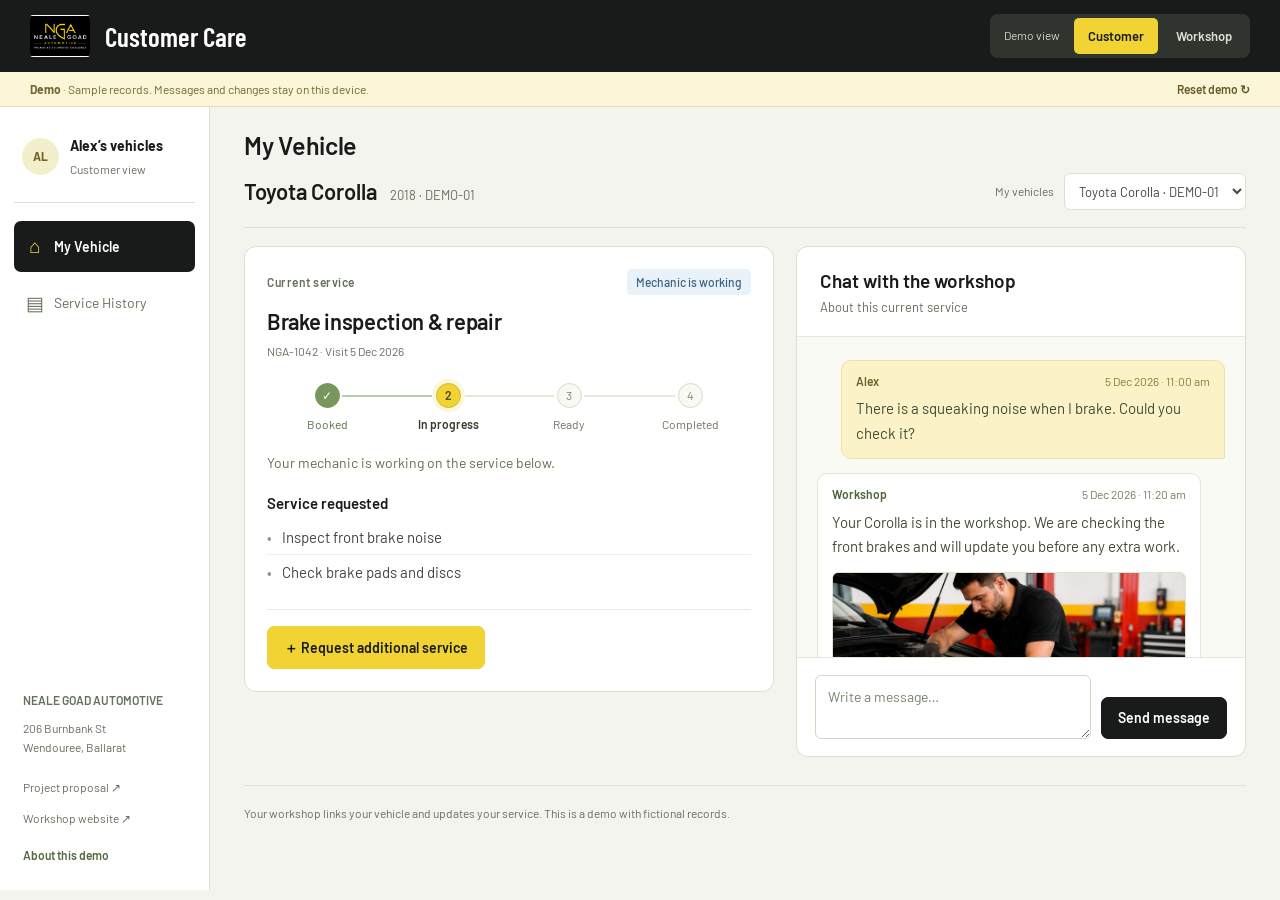
<file: index.html>
<!doctype html>
<html lang="en-AU">
<head>
  <meta charset="utf-8">
  <meta name="viewport" content="width=device-width, initial-scale=1">
  <meta name="robots" content="noindex, nofollow">
  <meta name="theme-color" content="#191b1b">
  <meta name="description" content="Neale Goad Customer Care demo: see your current service, follow its progress, chat with your workshop and revisit your service history.">
  <title>My Vehicle — Neale Goad Customer Care</title>
  <link rel="icon" href="assets/favicon.svg" type="image/svg+xml">
  <link rel="preconnect" href="https://fonts.googleapis.com">
  <link rel="preconnect" href="https://fonts.gstatic.com" crossorigin>
  <link href="https://fonts.googleapis.com/css2?family=Barlow+Condensed:wght@600;700&family=Barlow:wght@400;500;600;700&display=swap" rel="stylesheet">
  <link rel="stylesheet" href="portal.css?v=20261021-jobs2">
  <script src="portal.js?v=20261021-jobs2" defer></script>
</head>
<body class="portal">
<a class="skip-link" href="#main">Skip to My Vehicle</a>
<header class="app-header">
  <a href="./" class="app-brand" aria-label="Neale Goad Customer Care home"><img src="assets/nga-logo.jpeg" width="78" height="52" alt="Neale Goad Automotive"><strong>Customer Care</strong></a>
  <div class="role-switch" role="group" aria-label="Demo role"><span>Demo view</span><button type="button" data-role="customer" aria-pressed="true">Customer</button><button type="button" data-role="workshop" aria-pressed="false">Workshop</button></div>
</header>
<div class="demo-banner" id="demo"><span><b>Demo</b> · Sample records. Messages and changes stay on this device.</span><button class="text-button" type="button" id="reset-portal">Reset demo ↻</button></div>
<div class="app-layout">
  <aside class="sidebar">
    <div class="sidebar-account"><span class="account-avatar" aria-hidden="true">AL</span><div><strong id="account-name">Alex’s vehicles</strong><small id="account-description">Customer view</small></div></div>
    <nav aria-label="Customer Care navigation">
      <button type="button" class="nav-button active" data-nav="overview" aria-current="page"><span aria-hidden="true">⌂</span><span id="overview-label">My Vehicle</span></button>
      <button type="button" class="nav-button" data-nav="history"><span aria-hidden="true">▤</span><span>Service History</span><span class="count-badge" id="history-count" hidden>0</span></button>
    </nav>
    <div class="sidebar-foot"><p>NEALE GOAD AUTOMOTIVE</p><span>206 Burnbank St<br>Wendouree, Ballarat</span><a href="proposal.html">Project proposal ↗</a><a href="https://ballaratcarrepairsandservicing.com.au/" target="_blank" rel="noopener">Workshop website ↗</a><button type="button" class="text-button" id="open-help">About this demo</button></div>
  </aside>
  <main class="app-main" id="main">
    <div class="page-heading" id="page-heading"></div>
    <section class="vehicle-strip" aria-label="My linked vehicle"><div class="vehicle-details"><h2 id="vehicle-name">Toyota Corolla</h2><p class="vehicle-meta" id="vehicle-meta">2018 · DEMO-01</p></div><label class="vehicle-picker">My vehicles<select id="vehicle-select" aria-label="Choose my vehicle"><option value="corolla">Toyota Corolla · DEMO-01</option><option value="ranger">Ford Ranger · DEMO-02</option></select></label></section>
    <section class="view-panel" id="view-overview" aria-label="Current service"></section>
    <section class="view-panel" id="view-history" aria-label="Service history" hidden></section>
    <p class="footer-note">Your workshop links your vehicle and updates your service. This is a demo with fictional records.</p>
  </main>
</div>
<div class="toast" role="status" aria-live="polite" id="portal-status"></div>
<dialog class="dialog" id="request-dialog" aria-labelledby="request-title">
  <div class="dialog-header"><h2 id="request-title">Request a service</h2><button type="button" class="icon-button" data-close="request-dialog" aria-label="Close request">×</button></div>
  <p class="select-context" id="request-context"></p>
  <form id="service-request-form">
    <div class="field"><label for="request-subject">What would you like done?</label><input id="request-subject" maxlength="100" required></div>
    <div class="field"><label for="request-description">Tell us more</label><textarea id="request-description" rows="3" maxlength="2000" placeholder="Describe the problem or the work you would like." required></textarea></div>
    <details class="optional-details" id="visit-preference"><summary>Preferred visit date <span>Optional</span></summary><div class="field"><label for="request-date">Preferred date</label><input type="date" id="request-date"></div></details>
    <p class="info-note" id="request-explanation"></p><p class="form-error" id="request-error" role="alert"></p>
    <div class="dialog-actions"><button type="submit" class="button primary" id="send-request">Send request</button><button type="button" class="button secondary" data-close="request-dialog">Cancel</button></div>
  </form>
</dialog>
<dialog class="dialog" id="vehicle-dialog" aria-labelledby="vehicle-title">
  <div class="dialog-header"><h2 id="vehicle-title">Link a vehicle</h2><button type="button" class="icon-button" data-close="vehicle-dialog" aria-label="Close vehicle form">×</button></div>
  <p class="select-context">Workshop → Alex’s sample account</p>
  <form id="vehicle-form">
    <div class="field"><label for="new-vehicle-name">Make & model</label><input id="new-vehicle-name" maxlength="70" placeholder="e.g. Mazda 3" required></div>
    <div class="field-row"><div class="field"><label for="new-vehicle-year">Year</label><input id="new-vehicle-year" type="number" min="1900" max="2100" step="1" placeholder="2020" required></div><div class="field"><label for="new-vehicle-rego">Sample registration</label><input id="new-vehicle-rego" maxlength="15" placeholder="DEMO-03" required></div></div>
    <p class="info-note">In the live app, staff would verify the customer and vehicle before linking existing workshop records.</p><p class="form-error" id="vehicle-error" role="alert"></p>
    <div class="dialog-actions"><button type="submit" class="button primary">Link to Alex</button><button type="button" class="button secondary" data-close="vehicle-dialog">Cancel</button></div>
  </form>
</dialog>
<dialog class="dialog photo-dialog" id="photo-dialog" aria-labelledby="photo-title"><div class="dialog-header"><h2 id="photo-title">Workshop photo</h2><button type="button" class="icon-button" data-close="photo-dialog" aria-label="Close photo">×</button></div><img id="full-photo" src="assets/example-workshop.png" alt="Illustrative workshop attachment"><p id="full-photo-caption"></p></dialog>
<dialog class="dialog" id="help-dialog" aria-labelledby="help-title"><div class="dialog-header"><h2 id="help-title">A simple service conversation</h2><button type="button" class="icon-button" data-close="help-dialog" aria-label="Close demo guide">×</button></div><ol class="info-list"><li><strong>My Vehicle:</strong> see the current service and progress, chat, or request extra work.</li><li><strong>Workshop view:</strong> link a sample vehicle, update progress, post photos and quote requested extras.</li><li><strong>Service History:</strong> completed jobs keep the same chat and photos. Ask a question or request a follow-up.</li></ol><p class="info-note">Fictional demo only. Roles are not secure accounts. Changes, messages, photo uploads and quote decisions stay in this browser; nothing is sent, charged or booked. Use sample information only.</p><button type="button" class="button dark" data-close="help-dialog">Got it</button></dialog>
<noscript><p class="info-note">Enable JavaScript to try the demo, or read the <a href="proposal.html">project proposal</a>.</p></noscript>
</body>
</html>
</file>
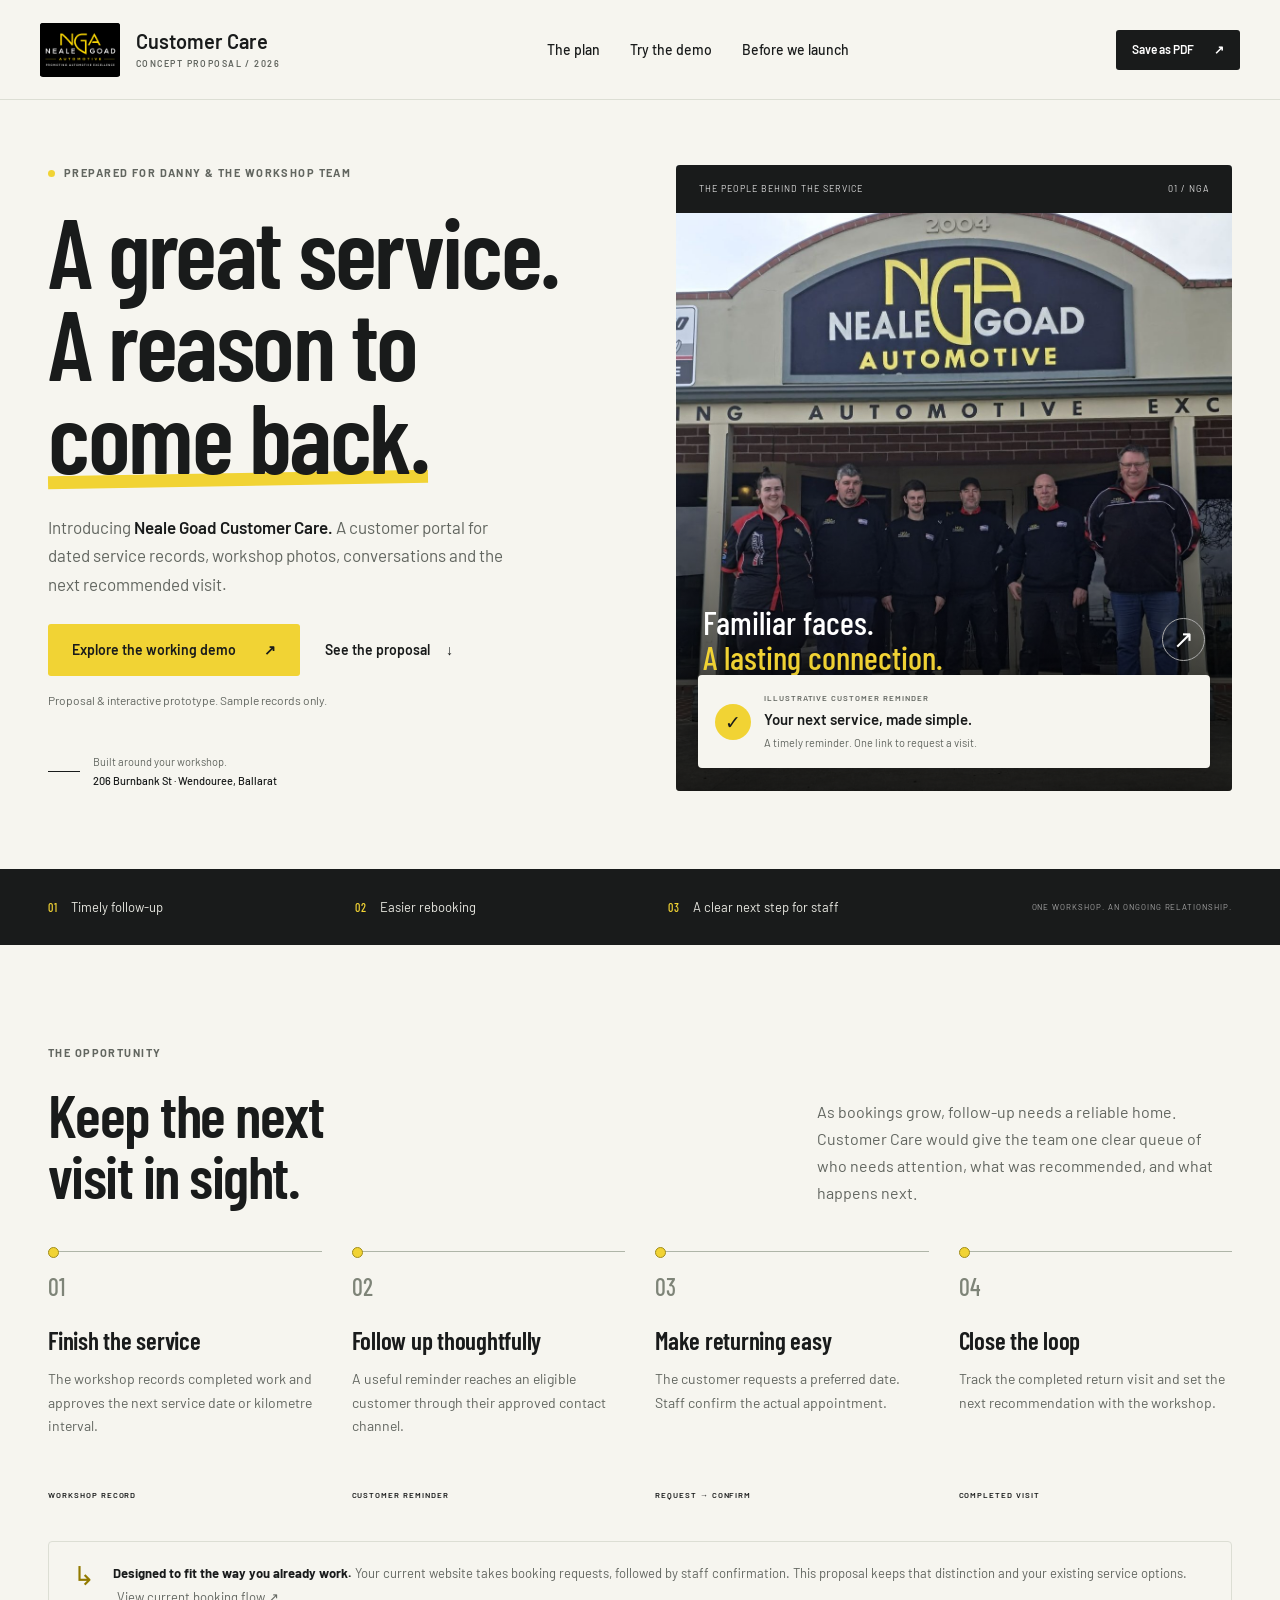
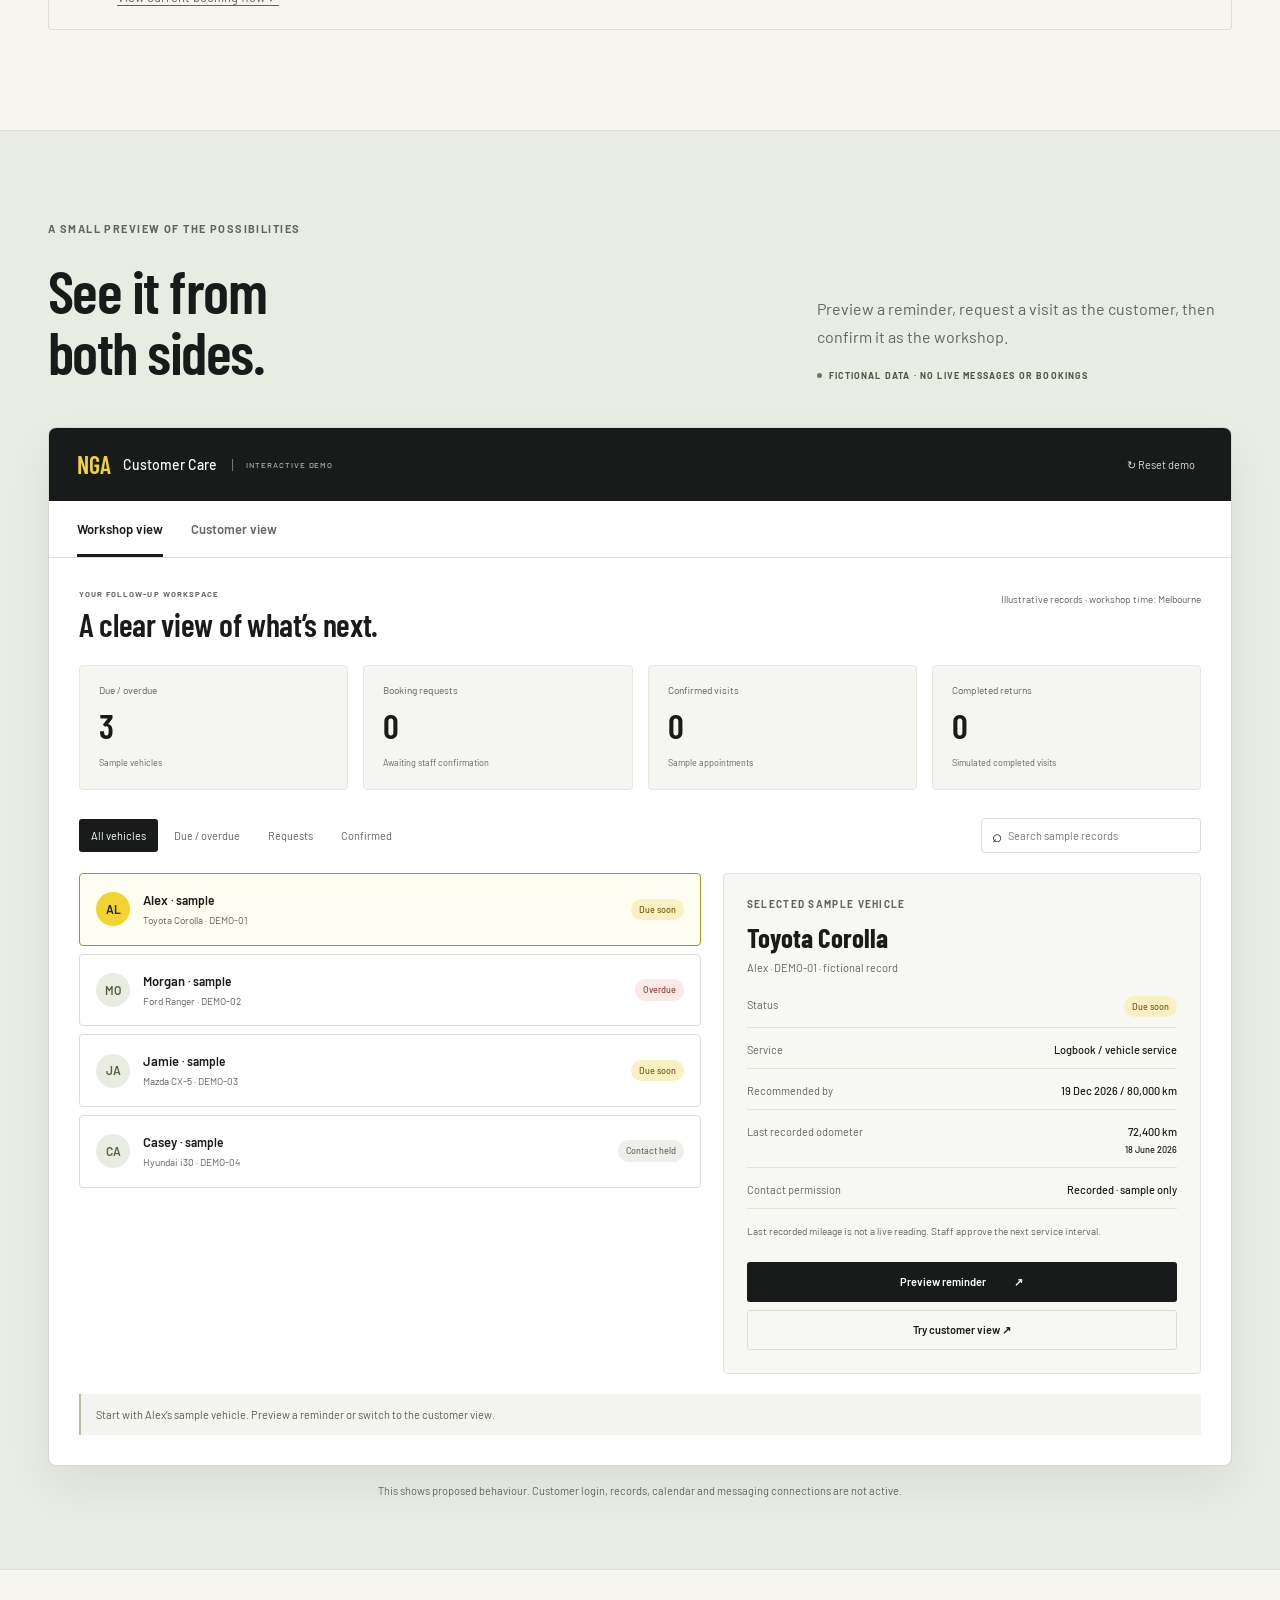
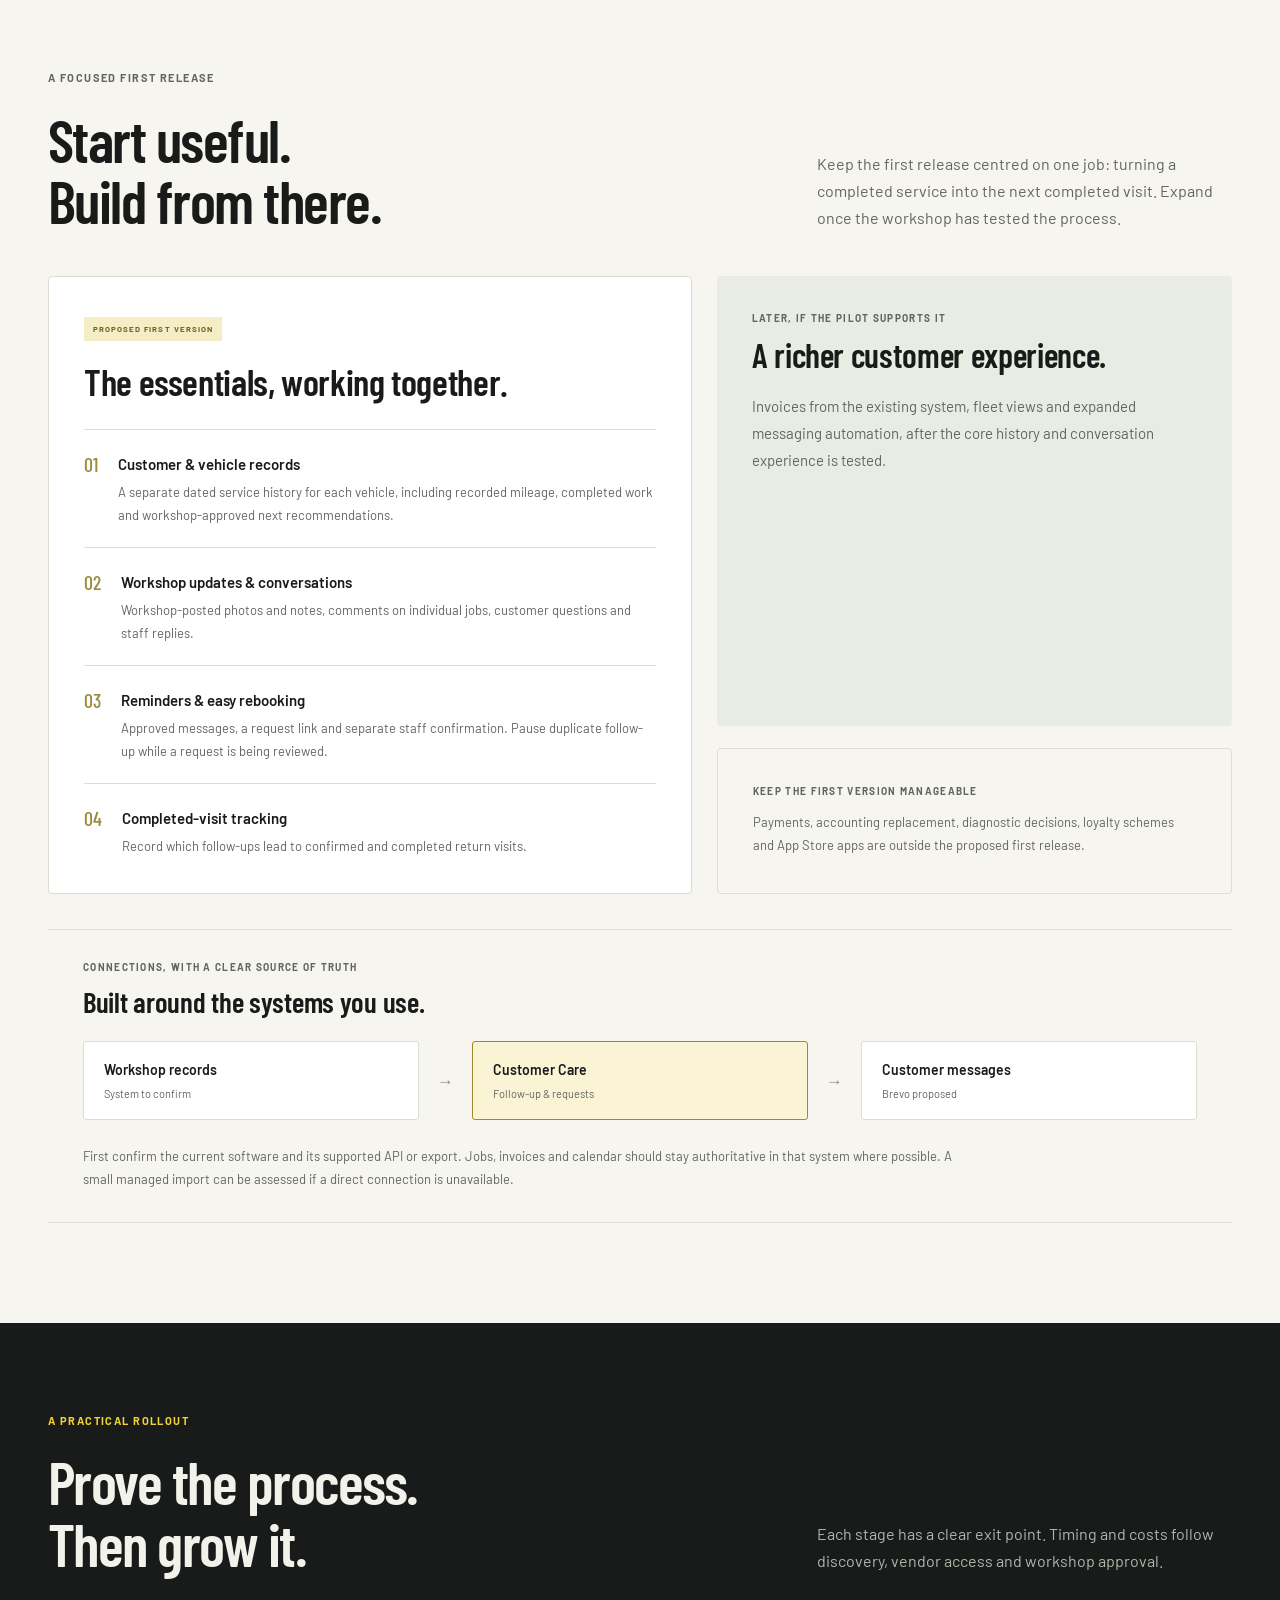
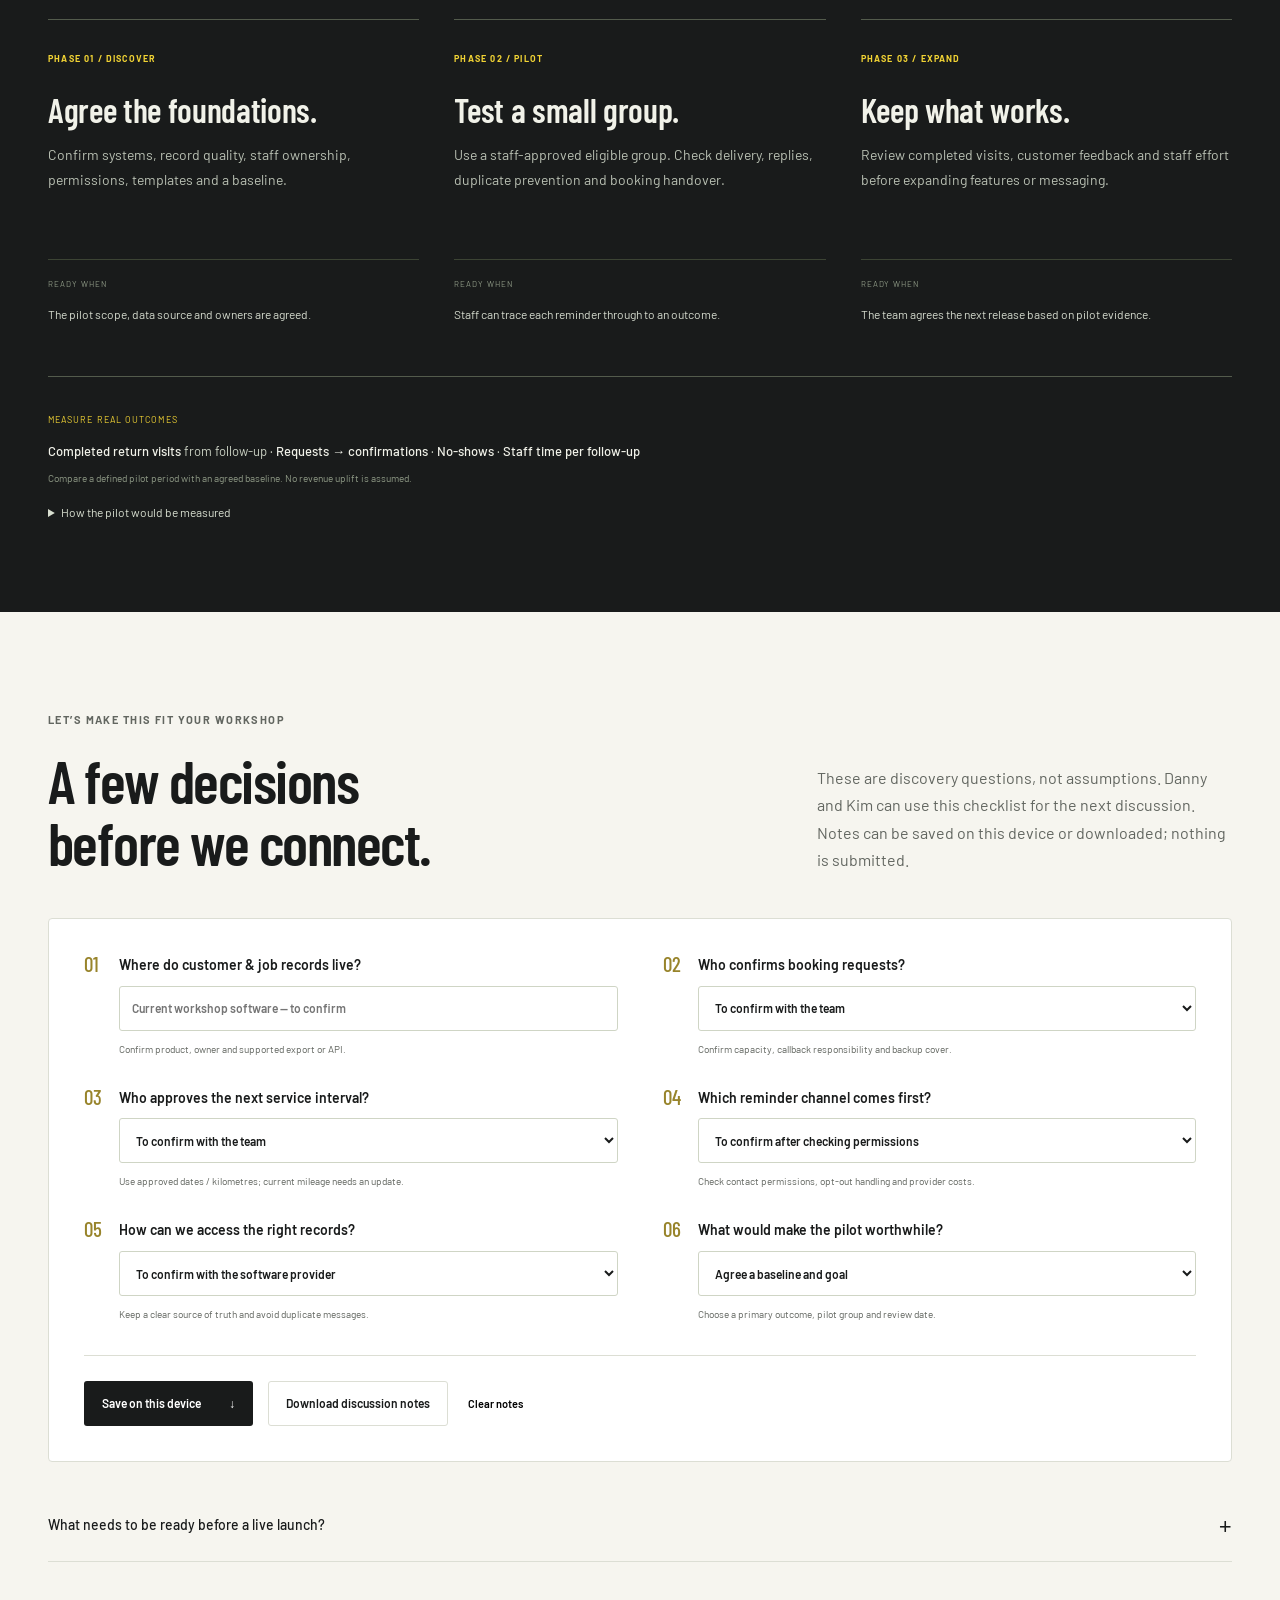
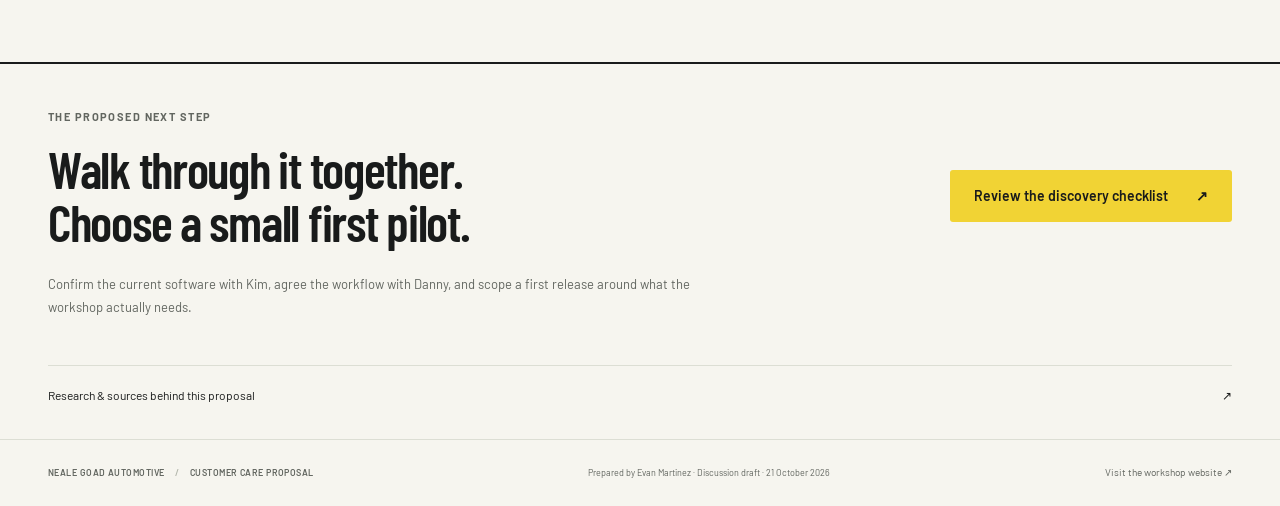
<file: proposal.html>
<!doctype html>
<html lang="en-AU">
<head>
  <meta charset="utf-8">
  <meta name="viewport" content="width=device-width, initial-scale=1">
  <meta name="robots" content="noindex, nofollow">
  <meta name="description" content="A proposal for Neale Goad Customer Care: timely service follow-up, easier rebooking and a clear view of returning customers. Includes an interactive demonstration.">
  <meta name="theme-color" content="#191b1b">
  <title>Customer Care — A proposal for Neale Goad Automotive</title>
  <link rel="icon" href="assets/favicon.svg" type="image/svg+xml">
  <link rel="preconnect" href="https://fonts.googleapis.com">
  <link rel="preconnect" href="https://fonts.gstatic.com" crossorigin>
  <link href="https://fonts.googleapis.com/css2?family=Barlow+Condensed:wght@500;600;700;800&family=Barlow:wght@400;500;600;700&display=swap" rel="stylesheet">
  <link rel="stylesheet" href="styles.css">
  <script src="app.js" defer></script>
</head>
<body>
<a class="skip-link" href="#main">Skip to content</a>
<header class="header">
  <a class="brand" href="#" aria-label="Customer Care proposal home"><img src="assets/nga-logo.jpeg" width="84" height="56" alt="Neale Goad Automotive"><span>Customer Care<small>CONCEPT PROPOSAL / 2026</small></span></a>
  <nav aria-label="Main navigation"><a href="#the-plan">The plan</a><a href="./#demo">Try the demo</a><a href="#launch">Before we launch</a></nav>
  <button class="button button-small button-dark" id="print-button" type="button">Save as PDF <span aria-hidden="true">↗</span></button>
</header>
<main id="main">
  <section class="hero wrap">
    <div class="hero-copy">
      <p class="eyebrow"><span class="dot"></span> PREPARED FOR DANNY & THE WORKSHOP TEAM</p>
      <h1>A great service.<br>A reason to<br><span>come back.</span></h1>
      <p class="hero-intro">Introducing <strong>Neale Goad Customer Care.</strong> A customer portal for dated service records, workshop photos, conversations and the next recommended visit.</p>
      <div class="hero-actions"><a class="button button-yellow" href="./#demo">Explore the working demo <span aria-hidden="true">↗</span></a><a class="text-link" href="#the-plan">See the proposal <span aria-hidden="true">↓</span></a></div>
      <p class="fine hero-note">Proposal & interactive prototype. Sample records only.</p>
      <div class="hero-signature"><span class="signature-line"></span><span>Built around your workshop.<br><strong>206 Burnbank St · Wendouree, Ballarat</strong></span></div>
    </div>
    <div class="hero-visual">
      <div class="visual-label"><span>THE PEOPLE BEHIND THE SERVICE</span><span>01 / NGA</span></div>
      <img class="team-photo" src="assets/workshop-team.jpg" width="1400" height="1322" alt="The Neale Goad Automotive team outside the Wendouree workshop">
      <div class="photo-caption"><span>Familiar faces.<br><strong>A lasting connection.</strong></span><span class="round-arrow" aria-hidden="true">↗</span></div>
      <div class="notification"><span class="notification-icon" aria-hidden="true">✓</span><div><small>ILLUSTRATIVE CUSTOMER REMINDER</small><strong>Your next service, made simple.</strong><span>A timely reminder. One link to request a visit.</span></div></div>
    </div>
  </section>

  <div class="value-strip"><div class="wrap strip-inner"><span><b>01</b> Timely follow-up</span><span><b>02</b> Easier rebooking</span><span><b>03</b> A clear next step for staff</span><span class="strip-end">ONE WORKSHOP. AN ONGOING RELATIONSHIP.</span></div></div>

  <section class="section wrap" id="the-plan">
    <div class="section-heading"><div><p class="eyebrow">THE OPPORTUNITY</p><h2>Keep the next<br>visit in sight.</h2></div><p>As bookings grow, follow-up needs a reliable home. Customer Care would give the team one clear queue of who needs attention, what was recommended, and what happens next.</p></div>
    <div class="journey" aria-label="Proposed customer journey">
      <article><span class="step-number">01</span><h3>Finish the service</h3><p>The workshop records completed work and approves the next service date or kilometre interval.</p><span class="step-tag">WORKSHOP RECORD</span></article>
      <article><span class="step-number">02</span><h3>Follow up thoughtfully</h3><p>A useful reminder reaches an eligible customer through their approved contact channel.</p><span class="step-tag">CUSTOMER REMINDER</span></article>
      <article><span class="step-number">03</span><h3>Make returning easy</h3><p>The customer requests a preferred date. Staff confirm the actual appointment.</p><span class="step-tag">REQUEST → CONFIRM</span></article>
      <article><span class="step-number">04</span><h3>Close the loop</h3><p>Track the completed return visit and set the next recommendation with the workshop.</p><span class="step-tag">COMPLETED VISIT</span></article>
    </div>
    <div class="alignment-note"><span class="note-icon" aria-hidden="true">↳</span><p><strong>Designed to fit the way you already work.</strong> Your current website takes booking requests, followed by staff confirmation. This proposal keeps that distinction and your existing service options. <a href="https://ballaratcarrepairsandservicing.com.au/book-service/" target="_blank" rel="noopener">View current booking flow ↗</a></p></div>
  </section>

  <section class="demo-section" id="demo">
    <div class="wrap">
      <div class="section-heading"><div><p class="eyebrow">A SMALL PREVIEW OF THE POSSIBILITIES</p><h2>See it from<br>both sides.</h2></div><div class="demo-explanation"><p>Preview a reminder, request a visit as the customer, then confirm it as the workshop.</p><div class="sample-tag"><span class="dot"></span> FICTIONAL DATA · NO LIVE MESSAGES OR BOOKINGS</div></div></div>
      <div class="demo-shell">
        <div class="demo-topbar"><div class="demo-wordmark"><span>NGA</span> Customer Care <small>INTERACTIVE DEMO</small></div><button class="reset-button" id="reset-demo" type="button">↻ Reset demo</button></div>
        <div class="demo-tabs" role="tablist" aria-label="Demo perspective"><button id="staff-tab" role="tab" aria-selected="true" aria-controls="staff-panel" tabindex="0">Workshop view</button><button id="customer-tab" role="tab" aria-selected="false" aria-controls="customer-panel" tabindex="-1">Customer view</button></div>
        <div class="demo-panel" id="staff-panel" role="tabpanel" aria-labelledby="staff-tab">
          <div class="dashboard-header"><div><p class="mini-label">YOUR FOLLOW-UP WORKSPACE</p><h3>A clear view of what’s next.</h3></div><span class="muted-label">Illustrative records · workshop time: Melbourne</span></div>
          <div class="dashboard-stats" id="demo-stats"></div>
          <div class="dashboard-tools"><div class="filter-group" role="group" aria-label="Filter sample records"><button class="active" data-filter="all" aria-pressed="true">All vehicles</button><button data-filter="due" aria-pressed="false">Due / overdue</button><button data-filter="requested" aria-pressed="false">Requests</button><button data-filter="confirmed" aria-pressed="false">Confirmed</button></div><label class="search-field"><span class="sr-only">Search sample customer or vehicle</span><span aria-hidden="true">⌕</span><input id="sample-search" type="search" placeholder="Search sample records" autocomplete="off"></label></div>
          <div class="workspace-grid"><div class="records-list" id="records-list" aria-label="Sample vehicle records"></div><aside class="record-detail" id="record-detail" aria-label="Selected vehicle details"></aside></div>
          <div class="demo-status" role="status" aria-live="polite" id="demo-status">Start with Alex’s sample vehicle. Preview a reminder or switch to the customer view.</div>
        </div>
        <div class="demo-panel" id="customer-panel" role="tabpanel" aria-labelledby="customer-tab" hidden>
          <div class="customer-layout">
            <div class="customer-summary"><p class="mini-label">ALEX · SAMPLE CUSTOMER</p><h3>Your next visit,<br>without the fuss.</h3><div class="vehicle-illustration" aria-hidden="true"><svg viewBox="0 0 400 150" fill="none"><path d="M53 98 75 58c5-8 13-13 24-13h158c12 0 22 5 31 13l34 30 28 9c10 3 15 9 15 20v7H35v-12c0-8 6-13 18-14Z" fill="#f1d334" stroke="#191b1b" stroke-width="3"/><path d="m97 53-23 39h214l-34-39H97Z" fill="#fffcef" stroke="#191b1b" stroke-width="3"/><path d="M184 53v39" stroke="#191b1b" stroke-width="3"/><circle cx="108" cy="122" r="23" fill="#191b1b"/><circle cx="108" cy="122" r="11" fill="#d8d8cf"/><circle cx="297" cy="122" r="23" fill="#191b1b"/><circle cx="297" cy="122" r="11" fill="#d8d8cf"/><path d="M38 106h26m267 0h28M199 103h16" stroke="#191b1b" stroke-width="3"/></svg></div><h4>Toyota Corolla</h4><p class="sample-registration">DEMO-01 · Illustrative vehicle</p><div class="customer-recommendation"><small>WORKSHOP-SET RECOMMENDATION</small><strong id="customer-due"></strong><span>Or 80,000 km, whichever comes first.</span><p><span id="customer-odometer-note">Last recorded: 72,400 km. Current mileage has not been checked.</span></p></div><div class="customer-state" id="customer-state"></div></div>
            <form id="booking-form" class="booking-form"><p class="mini-label">TRY A SAMPLE REQUEST</p><h3>When would suit you?</h3><p>Choose a preference. The workshop would get in touch to confirm your appointment.</p><label>Service<select id="booking-service" required><option>Logbook / vehicle service</option><option>Mechanical repairs</option><option>Brakes</option><option>Roadworthy inspection</option><option>Diesel / truck</option><option>Fleet servicing</option><option>Classic vehicle</option><option>Other / not sure</option></select></label><div class="form-row"><label>Preferred date<input type="date" id="booking-date" required></label><label>Preferred time<select id="booking-time"><option>Morning</option><option>Afternoon</option><option>Anytime</option></select></label></div><label class="check-label"><input id="pickup-request" type="checkbox"><span>I’d like to ask about pickup & delivery.<small>Within 10 km of Ballarat CBD; staff confirm eligibility and arrangements.</small></span></label><p class="form-error" id="booking-error" role="alert"></p><button class="button button-dark" type="submit" id="request-booking">Try a booking request <span aria-hidden="true">↗</span></button><p class="fine">Demonstration only. Your sample request stays in this page until reset or refresh. Do not enter real customer information.</p><div class="booking-result" id="booking-result" role="status" hidden></div></form>
          </div>
        </div>
      </div>
      <p class="demo-footnote">This shows proposed behaviour. Customer login, records, calendar and messaging connections are not active.</p>
    </div>
  </section>

  <section class="section wrap scope-section" id="scope">
    <div class="section-heading"><div><p class="eyebrow">A FOCUSED FIRST RELEASE</p><h2>Start useful.<br>Build from there.</h2></div><p>Keep the first release centred on one job: turning a completed service into the next completed visit. Expand once the workshop has tested the process.</p></div>
    <div class="scope-grid"><article class="scope-main"><span class="pill">PROPOSED FIRST VERSION</span><h3>The essentials, working together.</h3><ul class="feature-list"><li><span>01</span><div><strong>Customer & vehicle records</strong><p>A separate dated service history for each vehicle, including recorded mileage, completed work and workshop-approved next recommendations.</p></div></li><li><span>02</span><div><strong>Workshop updates & conversations</strong><p>Workshop-posted photos and notes, comments on individual jobs, customer questions and staff replies.</p></div></li><li><span>03</span><div><strong>Reminders & easy rebooking</strong><p>Approved messages, a request link and separate staff confirmation. Pause duplicate follow-up while a request is being reviewed.</p></div></li><li><span>04</span><div><strong>Completed-visit tracking</strong><p>Record which follow-ups lead to confirmed and completed return visits.</p></div></li></ul></article><div class="scope-side"><article><p class="mini-label">LATER, IF THE PILOT SUPPORTS IT</p><h3>A richer customer experience.</h3><p>Invoices from the existing system, fleet views and expanded messaging automation, after the core history and conversation experience is tested.</p></article><article class="scope-boundary"><p class="mini-label">KEEP THE FIRST VERSION MANAGEABLE</p><p>Payments, accounting replacement, diagnostic decisions, loyalty schemes and App Store apps are outside the proposed first release.</p></article></div></div>
    <div class="connections"><div><p class="mini-label">CONNECTIONS, WITH A CLEAR SOURCE OF TRUTH</p><h3>Built around the systems you use.</h3></div><div class="connection-flow"><span>Workshop records<small>System to confirm</small></span><i aria-hidden="true">→</i><span class="flow-focus">Customer Care<small>Follow-up & requests</small></span><i aria-hidden="true">→</i><span>Customer messages<small>Brevo proposed</small></span></div><p>First confirm the current software and its supported API or export. Jobs, invoices and calendar should stay authoritative in that system where possible. A small managed import can be assessed if a direct connection is unavailable.</p></div>
  </section>

  <section class="rollout-section"><div class="wrap"><div class="section-heading"><div><p class="eyebrow">A PRACTICAL ROLLOUT</p><h2>Prove the process.<br>Then grow it.</h2></div><p>Each stage has a clear exit point. Timing and costs follow discovery, vendor access and workshop approval.</p></div><div class="rollout-grid"><article><span class="phase">PHASE 01 / DISCOVER</span><h3>Agree the foundations.</h3><p>Confirm systems, record quality, staff ownership, permissions, templates and a baseline.</p><div class="exit"><small>READY WHEN</small><span>The pilot scope, data source and owners are agreed.</span></div></article><article><span class="phase">PHASE 02 / PILOT</span><h3>Test a small group.</h3><p>Use a staff-approved eligible group. Check delivery, replies, duplicate prevention and booking handover.</p><div class="exit"><small>READY WHEN</small><span>Staff can trace each reminder through to an outcome.</span></div></article><article><span class="phase">PHASE 03 / EXPAND</span><h3>Keep what works.</h3><p>Review completed visits, customer feedback and staff effort before expanding features or messaging.</p><div class="exit"><small>READY WHEN</small><span>The team agrees the next release based on pilot evidence.</span></div></article></div><div class="metrics-line"><span>MEASURE REAL OUTCOMES</span><p><strong>Completed return visits</strong> from follow-up · <strong>Requests → confirmations</strong> · <strong>No-shows</strong> · <strong>Staff time per follow-up</strong></p><small>Compare a defined pilot period with an agreed baseline. No revenue uplift is assumed.</small><details class="metric-definitions"><summary>How the pilot would be measured</summary><p><strong>Return rate:</strong> eligible reminder recipients with a completed return service ÷ eligible reminder recipients, within an agreed measurement window. Match visits to the follow-up record; do not assume a reminder caused every return.</p><p><strong>Request conversion:</strong> confirmed appointments ÷ booking requests for the same cohort and period. Track completed visits separately.</p><p><strong>No-show rate:</strong> missed appointments ÷ confirmed appointments due in the period. Compare staff follow-up time using the same task definition before and during the pilot.</p></details></div></div></section>

  <section class="section wrap" id="launch">
    <div class="section-heading"><div><p class="eyebrow">LET’S MAKE THIS FIT YOUR WORKSHOP</p><h2>A few decisions<br>before we connect.</h2></div><p>These are discovery questions, not assumptions. Danny and Kim can use this checklist for the next discussion. Notes can be saved on this device or downloaded; nothing is submitted.</p></div>
    <form id="discovery-form" class="discovery-form"><div class="discovery-grid"><label><span class="question-number">01</span><strong>Where do customer & job records live?</strong><input id="system-name" name="system" placeholder="Current workshop software — to confirm" maxlength="120" autocomplete="off"><small>Confirm product, owner and supported export or API.</small></label><label><span class="question-number">02</span><strong>Who confirms booking requests?</strong><select name="bookingOwner"><option value="">To confirm with the team</option>Kim / service advisor — proposed</option>Workshop manager — proposed</option>Another nominated staff member</option></select><small>Confirm capacity, callback responsibility and backup cover.</small></label><label><span class="question-number">03</span><strong>Who approves the next service interval?</strong><select name="serviceOwner"><option value="">To confirm with the team</option>Assigned technician</option>Workshop manager</option>Existing software schedule, reviewed by staff</option></select><small>Use approved dates / kilometres; current mileage needs an update.</small></label><label><span class="question-number">04</span><strong>Which reminder channel comes first?</strong><select name="channel"><option value="">To confirm after checking permissions</option>Email-first pilot</option>SMS-first pilot, subject to sender setup</option>Both, using customer preferences</option></select><small>Check contact permissions, opt-out handling and provider costs.</small></label><label><span class="question-number">05</span><strong>How can we access the right records?</strong><select name="dataPath"><option value="">To confirm with the software provider</option>Supported API / integration</option>Staff-managed export for a small pilot</option>Data review needed before deciding</option></select><small>Keep a clear source of truth and avoid duplicate messages.</small></label><label><span class="question-number">06</span><strong>What would make the pilot worthwhile?</strong><select name="pilotGoal"><option value="">Agree a baseline and goal</option>More completed returning services</option>Less manual follow-up time</option>Fewer missed appointments</option></select><small>Choose a primary outcome, pilot group and review date.</small></label></div><div class="discovery-actions"><button class="button button-dark" id="save-notes" type="button">Save on this device <span aria-hidden="true">↓</span></button><button class="button button-outline" id="download-notes" type="button">Download discussion notes</button><button class="text-link" id="clear-notes" type="button">Clear notes</button><span id="notes-status" role="status" aria-live="polite"></span></div></form>
    <details class="launch-details"><summary>What needs to be ready before a live launch?<span aria-hidden="true">+</span></summary><div class="readiness-grid"><div><h3>Records & access</h3><p>Confirm customer ownership, staff permissions, secure customer access, backup and retention rules. A registration number alone should not unlock someone’s history.</p></div><div><h3>Messages & preferences</h3><p>Approve templates, consent evidence, reply ownership, opt-out handling and Australian SMS sender setup. Promotional content needs appropriate marketing permission.</p></div><div><h3>Workshop operations</h3><p>Confirm actual hours, pickup eligibility, appointment capacity and who handles exceptions. Roadworthy inspections are not given an invented recurring expiry schedule.</p></div><div><h3>Live service connections</h3><p>A secure backend, vendor access, monitoring and approved running costs are required. This public prototype cannot send messages or access workshop records.</p></div></div></details>
  </section>

  <section class="closing wrap"><p class="eyebrow">THE PROPOSED NEXT STEP</p><div><h2>Walk through it together.<br>Choose a small first pilot.</h2><a class="button button-yellow" href="#launch">Review the discovery checklist <span aria-hidden="true">↗</span></a></div><p>Confirm the current software with Kim, agree the workflow with Danny, and scope a first release around what the workshop actually needs.</p></section>
  <section class="sources wrap"><details><summary>Research & sources behind this proposal <span aria-hidden="true">↗</span></summary><p>Reviewed 21 October 2026. Business information comes from the public website. App features, rollout and sample records are proposals; integration access remains unconfirmed.</p><div class="source-links"><a href="https://ballaratcarrepairsandservicing.com.au/" target="_blank" rel="noopener">Workshop identity & team ↗</a><a href="https://ballaratcarrepairsandservicing.com.au/book-service/" target="_blank" rel="noopener">Existing booking request flow ↗</a><a href="https://ballaratcarrepairsandservicing.com.au/services-ballarat/" target="_blank" rel="noopener">Current service range ↗</a><a href="https://developers.brevo.com/docs/send-a-transactional-email" target="_blank" rel="noopener">Brevo email capabilities ↗</a><a href="https://developers.brevo.com/docs/transactional-sms-endpoints" target="_blank" rel="noopener">Brevo SMS capabilities ↗</a><a href="https://www.acma.gov.au/avoid-sending-spam" target="_blank" rel="noopener">ACMA messaging guidance ↗</a><a href="https://www.acma.gov.au/sms-sender-id-register" target="_blank" rel="noopener">Australian SMS sender setup ↗</a></div></details></section>
</main>
<footer class="footer wrap"><span>NEALE GOAD AUTOMOTIVE <span class="footer-divider">/</span> CUSTOMER CARE PROPOSAL</span><span>Prepared by Evan Martinez · Discussion draft · 21 October 2026</span><a href="https://ballaratcarrepairsandservicing.com.au/" target="_blank" rel="noopener">Visit the workshop website ↗</a></footer>
<dialog id="reminder-dialog" aria-labelledby="reminder-title"><div class="dialog-heading"><div><p class="mini-label">PREVIEW · NOT SENT</p><h2 id="reminder-title">A useful reminder.</h2></div><button id="close-reminder" class="icon-button" aria-label="Close reminder preview">×</button></div><div id="reminder-content"></div><div class="dialog-actions"><button class="button button-dark" id="simulate-reminder">Simulate reminder</button><button class="button button-outline" id="view-customer">Try customer view ↗</button></div><p class="fine">Illustrative wording only. Final templates and channel permissions need workshop approval. No messages leave this demo.</p></dialog>
</body>
</html>
</file>
<file: portal.css>
:root {
  --ink: #191b1b;
  --text: #41483f;
  --muted: #65705f;
  --canvas: #f4f4ee;
  --line: #deded5;
  --yellow: #f1d334;
  --radius: 12px;
}
* { box-sizing: border-box; }
[hidden] { display: none !important; }
html { scroll-behavior: smooth; }
body.portal { margin: 0; background: var(--canvas); color: var(--ink); font: 16px/1.6 "Barlow", Arial, sans-serif; -webkit-font-smoothing: antialiased; }
button, input, textarea, select { font: inherit; }
button, summary { cursor: pointer; }
button, a, summary { touch-action: manipulation; -webkit-tap-highlight-color: transparent; }
button:disabled { opacity: .5; cursor: not-allowed; }
button, a, input, textarea, select, summary { outline-offset: 4px; }
:focus-visible { outline: 3px solid #3672b7; }
a { color: inherit; }
img, svg { display: block; max-width: 100%; }
h1, h2, h3, h4, p, figure { margin: 0; }
h1, h2, h3, h4 { line-height: 1.25; font-family: "Barlow", Arial, sans-serif; }
p + p { margin-top: 11px; }
.sr-only, .visually-hidden { position: absolute; width: 1px; height: 1px; padding: 0; margin: -1px; overflow: hidden; clip: rect(0,0,0,0); white-space: nowrap; border: 0; }
.skip-link { position: fixed; z-index: 100; top: 10px; left: 10px; padding: 12px 18px; background: var(--yellow); transform: translateY(-160%); }
.skip-link:focus { transform: translateY(0); }

/* A familiar, quiet frame around the current visit. */
.app-header { display: flex; justify-content: space-between; align-items: center; gap: 20px; min-height: 80px; padding: 13px 30px; background: var(--ink); color: #fff; }
.app-brand { display: flex; align-items: center; gap: 15px; text-decoration: none; }
.app-brand img { width: 65px; height: 45px; border-radius: 3px; object-fit: contain; background: #fff; }
.app-brand strong { font: 600 27px/1 "Barlow Condensed", sans-serif; }
.app-brand small { display: block; color: #d4d8cc; font-size: 12px; margin-top: 6px; }
.role-switch { display: flex; align-items: center; gap: 4px; padding: 4px; background: #30342f; border-radius: 8px; }
.role-switch > span { padding: 0 10px; color: #ced3c5; font-size: 12px; }
.role-switch button { border: 0; background: transparent; color: #dce0d5; font-size: 13px; font-weight: 600; padding: 8px 14px; border-radius: 5px; }
.role-switch button[aria-pressed="true"] { background: var(--yellow); color: var(--ink); }
.demo-banner { display: flex; align-items: center; justify-content: space-between; gap: 15px; background: #fbf6d8; border-bottom: 1px solid #e5ddb4; color: #746630; padding: 8px 30px; font-size: 12px; line-height: 1.5; }
.demo-banner .text-button { font-size: 12px; color: #685b28; white-space: nowrap; }
.app-layout { display: grid; grid-template-columns: 210px minmax(0,1fr); min-height: calc(100vh - 117px); }
.sidebar { display: flex; flex-direction: column; padding: 28px 14px 24px; background: #fff; border-right: 1px solid var(--line); min-width: 0; }
.sidebar-account { display: flex; gap: 11px; align-items: center; padding: 0 8px 24px; margin-bottom: 18px; border-bottom: 1px solid var(--line); }
.account-avatar { display: grid; place-items: center; width: 37px; height: 37px; border-radius: 50%; background: #f3efcb; color: #706126; font-size: 12px; font-weight: 700; flex-shrink: 0; }
.sidebar-account strong { display: block; font-size: 14px; }
.sidebar-account small { display: block; font-size: 12px; line-height: 1.4; color: var(--muted); margin-top: 4px; }
.sidebar nav { display: grid; gap: 6px; }
.nav-button { display: flex; align-items: center; gap: 10px; width: 100%; padding: 12px; border: 0; border-radius: 7px; background: transparent; color: #64715b; text-align: left; font-size: 14px; line-height: 1.4; }
.nav-button > span:first-child { width: 18px; flex-shrink: 0; text-align: center; font-size: 19px; }
.nav-button:hover { background: #f2f4ec; }
.nav-button.active { background: var(--ink); color: #fff; font-weight: 600; }
.nav-button.active > span:first-child { color: var(--yellow); }
.count-badge { display: inline-grid; place-items: center; min-width: 21px; height: 21px; padding: 0 5px; border-radius: 5px; background: #e8edde; color: #5a6d49; font-size: 12px; font-weight: 600; }
.nav-button .count-badge { margin-left: auto; }
.sidebar-foot { margin-top: auto; padding: 42px 9px 0; font-size: 12px; line-height: 1.6; color: var(--muted); }
.sidebar-foot > p { font-size: 12px; font-weight: 600; margin-bottom: 9px; }
.sidebar-foot > span { display: block; margin-bottom: 20px; }
.sidebar-foot a { display: block; margin-top: 12px; text-decoration: none; }
.sidebar-foot .text-button { margin-top: 16px; font-size: 12px; }
.app-main { width: 100%; max-width: 1440px; min-width: 0; margin: 0 auto; padding: 31px 34px; }
.page-heading { display: flex; justify-content: space-between; align-items: center; gap: 24px; margin-bottom: 23px; }
.page-heading h1 { font-size: 31px; font-weight: 600; letter-spacing: -.6px; }
.page-heading p { color: var(--muted); font-size: 15px; max-width: 650px; margin-top: 7px; }
.heading-actions { display: flex; flex-shrink: 0; gap: 10px; }
.eyebrow { color: var(--muted); font-size: 12px; font-weight: 600; letter-spacing: .5px; margin-bottom: 8px; }
.button { display: inline-flex; align-items: center; justify-content: center; gap: 9px; min-height: 43px; padding: 10px 16px; border: 1px solid var(--line); border-radius: 7px; background: #fff; color: var(--ink); font-size: 14px; font-weight: 600; line-height: 1.4; text-align: center; text-decoration: none; }
.button:hover { background: #f0f2e9; border-color: #b8c3ac; }
.button.primary { background: var(--yellow); border-color: var(--yellow); }
.button.primary:hover { background: #e6c624; border-color: #e6c624; }
.button.dark { background: var(--ink); border-color: var(--ink); color: #fff; }
.button.dark:hover { background: #333a2f; }
.button.small { font-size: 13px; min-height: 37px; padding: 8px 12px; }
.text-button { display: inline-flex; align-items: center; gap: 7px; border: 0; padding: 2px 0; background: transparent; color: #536a40; font-size: 14px; font-weight: 600; line-height: 1.5; text-decoration: none; }
.text-button:hover { text-decoration: underline; text-underline-offset: 3px; }
.icon-button { display: grid; place-items: center; width: 36px; height: 36px; flex-shrink: 0; border: 1px solid var(--line); border-radius: 6px; background: #fff; color: var(--ink); font-size: 25px; line-height: 1; }

/* Vehicle selection stays visible without competing with the job. */
.vehicle-strip { display: flex; align-items: center; justify-content: space-between; gap: 22px; padding: 18px 22px; margin-bottom: 22px; background: #fff; border: 1px solid var(--line); border-radius: var(--radius); min-width: 0; }
.vehicle-details { min-width: 0; flex: 1; }
.vehicle-details h2 { font-size: 20px; font-weight: 600; margin-bottom: 4px; }
.vehicle-meta { display: flex; align-items: center; flex-wrap: wrap; gap: 7px 14px; font-size: 13px; color: var(--muted); }
.vehicle-picker { display: grid; gap: 5px; font-size: 12px; color: var(--muted); min-width: 190px; }
.vehicle-picker select { min-height: 39px; border: 1px solid var(--line); border-radius: 6px; background: #fff; padding: 6px 10px; color: var(--text); font-size: 13px; max-width: 100%; }
#vehicle-tools { display: flex; align-items: center; gap: 10px; }
.job-tabs { display: flex; gap: 8px; overflow-x: auto; scrollbar-width: thin; padding-bottom: 3px; margin-bottom: 18px; }
.job-tabs button { flex-shrink: 0; background: transparent; border: 1px solid #d7dfcd; border-radius: 6px; color: #637554; padding: 8px 13px; font-size: 13px; }
.job-tabs button.active, .job-tabs button[aria-pressed="true"] { background: #fff; border-color: var(--ink); color: var(--ink); font-weight: 600; }

/* One visit, one conversation. */
.job-layout { display: grid; grid-template-columns: minmax(0,1fr) minmax(300px,.85fr); align-items: start; gap: 22px; }
.job-panel, .chat-panel, .panel { min-width: 0; border: 1px solid var(--line); border-radius: var(--radius); background: #fff; }
.job-panel { padding: 25px; }
.job-top { display: flex; align-items: center; justify-content: space-between; flex-wrap: wrap; gap: 9px; margin-bottom: 17px; }
.job-panel h2 { font-size: 24px; font-weight: 600; line-height: 1.35; letter-spacing: -.3px; margin-bottom: 7px; }
.job-reference { color: var(--muted); font-size: 12px; line-height: 1.5; }
.status-pill { display: inline-flex; align-items: center; gap: 6px; border-radius: 5px; padding: 4px 9px; font-size: 12px; font-weight: 500; line-height: 1.5; white-space: nowrap; background: #eef1e8; color: #62734f; }
.status-pill.green, .status-pill.completed { background: #e9f4e9; color: #316b38; }
.status-pill.amber, .status-pill.paused { background: #fff1d5; color: #90631d; }
.status-pill.blue, .status-pill.working { background: #e9f1f9; color: #3c6386; }
.status-pill.grey { background: #eff1eb; color: #647058; }
.status-track { margin: 27px 0 21px; }
ol.status-track, .status-track ol { display: grid; grid-template-columns: repeat(4,minmax(0,1fr)); gap: 0; list-style: none; padding: 0; }
.status-track li { position: relative; display: flex; flex-direction: column; align-items: center; gap: 8px; font-size: 12px; line-height: 1.4; color: #7f8b75; text-align: center; padding: 0 5px; }
.status-track li::before { position: relative; z-index: 1; content: ""; width: 13px; height: 13px; border: 2px solid #d7dfce; border-radius: 50%; background: #fff; }
.status-track li:not(:last-child)::after { content: ""; height: 2px; background: #e3e9db; position: absolute; top: 6px; left: calc(50% + 9px); width: calc(100% - 18px); }
.status-track li.done { color: #5b7348; }
.status-track li.done::before { background: #6d8d54; border-color: #6d8d54; }
.status-track li.done::after { background: #b9cba8; }
.status-track li.current { font-weight: 600; color: #393f2c; }
.status-track li.current::before { background: var(--yellow); border-color: #d1b52a; box-shadow: 0 0 0 4px #fcf7d9; }
.status-note { padding: 12px 14px; background: #f7f8f2; border-left: 3px solid #c7d3b9; border-radius: 0 5px 5px 0; color: #5e7050; font-size: 14px; line-height: 1.6; margin-bottom: 23px; }
.status-note.paused { background: #fff6e4; border-left-color: #d6b563; color: #806325; }
.service-items { margin: 0 0 22px; }
.service-items h3, .job-panel > h3 { font-size: 15px; font-weight: 600; margin-bottom: 12px; }
.service-items ul, ul.service-items { margin: 0; padding: 0; list-style: none; }
.service-items li { padding: 9px 0; color: var(--text); font-size: 15px; line-height: 1.5; border-bottom: 1px solid #edf0e6; }
.service-items li:last-child { border-bottom: 0; }
.service-items li::before { content: "✓"; color: #79965e; margin-right: 10px; }
.job-actions { display: flex; flex-wrap: wrap; gap: 10px; border-top: 1px solid #e7ecdf; padding-top: 19px; margin-top: 22px; }
.job-updates { border-top: 1px solid #e6ecdd; margin-top: 22px; }
.job-updates > summary { display: flex; align-items: center; justify-content: space-between; gap: 15px; padding: 16px 0 0; list-style: none; color: #5d744c; font-size: 14px; font-weight: 600; }
.job-updates > summary::after { content: "+"; font-size: 22px; line-height: 1; font-weight: 400; }
.job-updates[open] > summary::after { content: "−"; }
.job-updates[open] > summary { margin-bottom: 17px; }
.job-updates p { font-size: 14px; color: var(--text); line-height: 1.7; }
.chat-panel { overflow: hidden; display: flex; flex-direction: column; }
.chat-panel > header, .chat-heading { padding: 22px 23px 18px; border-bottom: 1px solid #e5ebdc; }
.chat-panel h2 { font-size: 19px; font-weight: 600; margin-bottom: 5px; }
.chat-panel > header p, .chat-heading p { color: var(--muted); font-size: 13px; line-height: 1.5; }
.chat-messages { display: flex; flex-direction: column; gap: 14px; min-height: 310px; max-height: 480px; overflow-y: auto; padding: 23px 20px; background: #f8faf3; overscroll-behavior: contain; }
.chat-message { max-width: 94%; padding: 12px 14px; border: 1px solid #dfe7d5; border-radius: 10px 10px 10px 2px; background: #fff; align-self: flex-start; min-width: 0; }
.chat-message.customer { align-self: flex-end; background: #fbf3c7; border-color: #eee1a5; border-radius: 10px 10px 2px 10px; }
.chat-meta { display: flex; justify-content: space-between; align-items: baseline; flex-wrap: wrap; gap: 4px 13px; color: #718161; font-size: 12px; line-height: 1.4; margin-bottom: 7px; }
.chat-meta strong { color: #4c633b; font-weight: 600; }
.chat-message.customer .chat-meta { color: #8c7c3a; }
.chat-message.customer .chat-meta strong { color: #70612a; }
.chat-message p, .chat-message .message-text { font-size: 15px; line-height: 1.65; color: #414c37; white-space: pre-wrap; overflow-wrap: anywhere; }
.chat-form { display: grid; grid-template-columns: minmax(0,1fr) auto; gap: 8px 10px; align-items: end; padding: 17px 18px; border-top: 1px solid #e1e8d7; }
.chat-form label { grid-column: 1/-1; font-size: 13px; color: #536b42; font-weight: 600; }
.chat-form textarea { width: 100%; min-width: 0; min-height: 57px; max-height: 180px; resize: vertical; border: 1px solid #ced9c2; border-radius: 6px; background: #fff; padding: 10px 12px; color: var(--ink); font-size: 14px; line-height: 1.5; }
.chat-form .button { min-height: 41px; }
.chat-form .form-error, .chat-form .chat-hint { grid-column: 1/-1; }
.chat-hint { font-size: 12px; line-height: 1.5; color: var(--muted); }
.chat-empty { display: grid; justify-items: center; align-content: center; min-height: 250px; padding: 25px; text-align: center; color: var(--muted); font-size: 14px; }
.staff-controls { border-top: 1px solid #e7ecdf; padding-top: 19px; margin-top: 23px; }
.staff-controls .field:last-child { margin-bottom: 0; }
.staff-controls h3 { font-size: 15px; font-weight: 600; margin-bottom: 15px; }
.status-controls { display: flex; gap: 10px; align-items: flex-end; }
.status-controls .field { flex: 1; margin-bottom: 0; }

/* Past visits and future maintenance stay secondary. */
.section-heading { display: flex; align-items: center; justify-content: space-between; gap: 20px; margin: 0 0 16px; }
.section-heading h2 { font-size: 22px; font-weight: 600; }
.section-heading p { color: var(--muted); font-size: 14px; margin-top: 6px; }
.history-list { display: grid; gap: 12px; }
.history-card { display: flex; align-items: center; justify-content: space-between; flex-wrap: wrap; gap: 17px; border: 1px solid var(--line); border-radius: 10px; background: #fff; padding: 21px 23px; min-width: 0; }
.history-card h3 { font-size: 17px; font-weight: 600; margin: 4px 0 7px; }
.history-card .history-date, .history-card time { color: var(--muted); font-size: 13px; }
.history-card p { color: var(--muted); font-size: 13px; line-height: 1.5; }
.history-card .button { flex-shrink: 0; }
.maintenance-card { margin-top: 23px; border: 1px solid var(--line); border-radius: 9px; background: #fff; overflow: hidden; }
.maintenance-card > summary { display: flex; align-items: center; justify-content: space-between; gap: 17px; padding: 17px 21px; list-style: none; color: #5d734b; font-size: 14px; font-weight: 600; }
.maintenance-card > summary::after { content: "+"; font-size: 23px; font-weight: 400; line-height: 1; }
.maintenance-card[open] > summary::after { content: "−"; }
.maintenance-card[open] > summary { border-bottom: 1px solid #e7ecdf; }
.maintenance-card > div { padding: 18px 21px; }
.maintenance-card h3 { font-size: 16px; font-weight: 600; margin-bottom: 7px; }
.maintenance-card p { font-size: 14px; color: var(--muted); line-height: 1.6; }
.maintenance-card .button, .maintenance-card .text-button { margin-top: 14px; }
.photo-grid { display: grid; grid-template-columns: repeat(2,minmax(0,1fr)); gap: 10px; margin-top: 16px; }
.photo-grid:has(>figure:only-child) { grid-template-columns: minmax(0,420px); }
.photo-grid figure, .upload-preview figure { min-width: 0; background: #f6f7ef; border: 1px solid #e3e8d9; border-radius: 7px; overflow: hidden; }
.photo-grid button { display: block; width: 100%; padding: 0; border: 0; background: transparent; cursor: zoom-in; }
.photo-grid img { width: 100%; height: auto; aspect-ratio: 16/10; object-fit: cover; }
.photo-grid figcaption, .upload-preview figcaption { padding: 8px 10px; color: #647557; font-size: 12px; line-height: 1.5; overflow-wrap: anywhere; }
.empty-state { display: grid; justify-items: center; align-content: center; gap: 15px; min-height: 250px; background: #fff; padding: 35px 24px; border: 1px dashed #d3dec7; border-radius: var(--radius); text-align: center; color: var(--muted); }
.empty-state h2, .empty-state h3 { color: #4f633e; font-size: 23px; font-weight: 600; }
.empty-state p { max-width: 520px; font-size: 15px; }
.empty-icon { font-size: 30px; color: #8da477; }
.view-intro { margin-bottom: 19px; color: var(--muted); font-size: 14px; }

/* Staff and request forms retain the same simple controls. */
.panel { padding: 25px; }
.workshop-form { width: 100%; max-width: 850px; }
.workshop-form > h2 { font-size: 22px; font-weight: 600; margin-bottom: 21px; }
.field { display: grid; gap: 7px; margin-bottom: 20px; min-width: 0; }
.field-row { display: grid; grid-template-columns: repeat(2,minmax(0,1fr)); gap: 18px; min-width: 0; }
.field label, .workshop-form label, .dialog label { color: #4c6040; font-size: 14px; font-weight: 600; line-height: 1.5; }
.field label small, .field small { color: var(--muted); font-size: 12px; font-weight: 400; }
input:not([type="checkbox"]), select, textarea { max-width: 100%; min-width: 0; }
.field input, .field select, .field textarea { width: 100%; min-height: 44px; padding: 11px 13px; border: 1px solid #ced8c4; border-radius: 6px; color: var(--ink); background: #fff; font-size: 15px; line-height: 1.5; }
textarea { resize: vertical; }
.field textarea { min-height: 100px; max-height: 350px; }
input::placeholder, textarea::placeholder { color: #78846d; opacity: 1; }
.select-context { background: #f5f7ef; border: 1px solid #e0e7d6; border-radius: 7px; padding: 14px 16px; font-size: 13px; color: var(--muted); line-height: 1.6; margin-bottom: 22px; }
.select-context strong { display: block; font-size: 16px; color: #4a633a; margin-top: 3px; }
.file-field { padding: 17px; border: 1px dashed #cedac1; border-radius: 8px; background: #fafbf6; }
.file-field > p:not(.form-error) { font-size: 12px; color: var(--muted); line-height: 1.6; }
.file-field input[type="file"] { padding: 8px 0; border: 0; background: transparent; font-size: 13px; }
input[type="file"]::file-selector-button { border: 0; border-radius: 5px; background: #e9efdf; color: #526a40; padding: 8px 12px; margin-right: 10px; font: inherit; font-size: 13px; cursor: pointer; }
.upload-preview { display: grid; grid-template-columns: repeat(3,minmax(0,1fr)); gap: 12px; }
.upload-preview:empty { display: none; }
.upload-preview img { width: 100%; aspect-ratio: 1.5; object-fit: cover; }
.upload-preview .text-button { font-size: 12px; padding: 0 10px 9px; }
.optional-details { border: 1px solid var(--line); border-radius: 8px; margin: 21px 0; background: #fff; overflow: hidden; }
.optional-details > summary { display: flex; align-items: center; justify-content: space-between; gap: 15px; padding: 16px 18px; list-style: none; color: #5c714a; font-size: 14px; font-weight: 600; }
.optional-details > summary::after { content: "+"; font-size: 22px; font-weight: 400; }
.optional-details[open] > summary::after { content: "−"; }
.optional-details[open] > summary { border-bottom: 1px solid #e5ecdb; }
.optional-details > :not(summary) { margin-left: 18px; margin-right: 18px; }
.optional-details > .field:first-of-type, .optional-details > .field-row:first-of-type { margin-top: 19px; }
summary::-webkit-details-marker { display: none; }
.info-note { padding: 12px 14px; background: #f0f5e8; border: 1px solid #dce6d0; border-radius: 7px; color: #5e744d; font-size: 13px; line-height: 1.6; margin: 18px 0; }
.form-error, .form-success { border-radius: 6px; padding: 11px 13px; font-size: 14px; line-height: 1.5; margin: 10px 0 15px; }
.form-error { background: #fff0eb; border: 1px solid #efd0c6; color: #a14e3c; }
.form-success { background: #eaf4e6; border: 1px solid #d3e4ca; color: #467037; }
.form-error:empty, .form-success:empty { display: none; }
.info-list { padding-left: 20px; color: var(--muted); font-size: 15px; line-height: 1.7; }
.info-list li + li { margin-top: 11px; }
.footer-note { border-top: 1px solid var(--line); padding-top: 18px; margin-top: 28px; color: var(--muted); font-size: 12px; line-height: 1.6; }

.dialog, dialog { width: calc(100% - 36px); max-width: 600px; max-height: calc(100dvh - 40px); overflow: auto; border: 1px solid var(--line); border-radius: 14px; background: #fff; color: var(--ink); padding: 27px; box-shadow: 0 25px 90px #191b1b30; }
dialog::backdrop { background: #191b1b70; }
.dialog-header { display: flex; align-items: flex-start; justify-content: space-between; gap: 18px; margin-bottom: 23px; }
.dialog-header h2 { font-size: 25px; font-weight: 600; }
.dialog-actions { display: flex; flex-wrap: wrap; justify-content: flex-end; gap: 10px; border-top: 1px solid #e5ebdc; padding-top: 19px; margin-top: 22px; }
.photo-dialog { max-width: 900px; }
.photo-dialog > img { width: 100%; max-height: 65dvh; object-fit: contain; background: #f4f5ed; border-radius: 7px; }
.photo-dialog > p { font-size: 14px; color: var(--muted); margin-top: 14px; }
.toast { position: fixed; z-index: 70; bottom: 20px; left: calc(50% + 100px); max-width: min(600px,calc(100% - 30px)); padding: 13px 18px; background: var(--ink); color: #fff; border-radius: 8px; box-shadow: 0 8px 30px #191b1b25; font-size: 14px; line-height: 1.5; opacity: 0; visibility: hidden; transform: translate(-50%,8px); pointer-events: none; transition: opacity .15s,transform .15s,visibility .15s; }
.toast.visible { opacity: 1; visibility: visible; transform: translate(-50%,0); }

@media (max-width: 1150px) {
  .app-layout { grid-template-columns: 185px minmax(0,1fr); }
  .app-main { padding: 28px 24px; }
  .sidebar { padding-left: 9px; padding-right: 9px; }
  .sidebar-account { padding-left: 5px; padding-right: 5px; gap: 8px; }
  .sidebar-account strong { font-size: 13px; }
  .nav-button { padding-left: 10px; padding-right: 10px; font-size: 13px; gap: 7px; }
  .role-switch > span { display: none; }
  .job-layout { gap: 17px; grid-template-columns: minmax(0,1fr) minmax(290px,.9fr); }
  .job-panel { padding: 22px; }
  .chat-panel > header, .chat-heading { padding: 21px 20px 17px; }
  .chat-messages { padding: 21px 17px; }
  .chat-form { padding: 16px; }
  .chat-form .button { padding-left: 11px; padding-right: 11px; }
}
@media (max-width: 940px) {
  .job-layout { grid-template-columns: minmax(0,1fr); gap: 20px; }
  .chat-messages { min-height: 270px; max-height: 420px; }
  .chat-message { max-width: 88%; }
  .page-heading { align-items: flex-start; flex-wrap: wrap; gap: 15px; }
  .page-heading h1 { font-size: 29px; }
  .toast { left: calc(50% + 80px); }
}
@media (max-width: 760px) {
  .app-header { min-height: 74px; padding: 13px 18px; gap: 12px; }
  .app-brand { gap: 10px; }
  .app-brand img { width: 52px; height: 38px; }
  .app-brand strong { font-size: 25px; }
  .app-brand small { display: none; }
  .role-switch button { padding: 7px 10px; font-size: 12px; }
  .demo-banner { padding: 8px 18px; font-size: 12px; gap: 10px; }
  .app-layout { display: block; }
  .sidebar { display: block; padding: 0 18px; border-right: 0; border-bottom: 1px solid var(--line); overflow-x: auto; scrollbar-width: none; }
  .sidebar::-webkit-scrollbar { display: none; }
  .sidebar-account, .sidebar-foot { display: none; }
  .sidebar nav { display: flex; gap: 24px; width: max-content; }
  .nav-button { width: auto; padding: 14px 0 11px; font-size: 14px; border-bottom: 3px solid transparent; border-radius: 0; white-space: nowrap; }
  .nav-button > span:first-child { display: none; }
  .nav-button.active { background: transparent; color: var(--ink); border-bottom-color: var(--ink); }
  .app-main { padding: 25px 20px; }
  .vehicle-strip { padding: 18px 20px; gap: 17px; }
  .vehicle-picker { min-width: 175px; }
  .job-panel { padding: 24px; }
  .job-panel h2 { font-size: 23px; }
  .chat-panel > header, .chat-heading { padding: 21px 23px 17px; }
  .chat-messages { padding: 22px; }
  .chat-form { padding: 17px 20px; }
  .panel { padding: 23px; }
  .toast { left: 50%; width: max-content; font-size: 13px; bottom: 15px; }
}
@media (max-width: 580px) {
  .app-header { padding: 13px 15px; }
  .app-brand img { width: 45px; height: 35px; }
  .app-brand strong { font-size: 23px; }
  .role-switch { gap: 1px; padding: 3px; }
  .role-switch button { font-size: 12px; padding: 7px 8px; }
  .demo-banner { padding: 8px 15px; align-items: flex-start; }
  .sidebar { padding: 0 15px; }
  .sidebar nav { gap: 24px; }
  .nav-button { font-size: 13px; }
  .app-main { padding: 23px 15px; }
  .page-heading h1 { font-size: 28px; }
  .heading-actions { width: 100%; }
  .heading-actions .button { width: 100%; }
  .vehicle-strip { flex-wrap: wrap; padding: 17px 19px; }
  .vehicle-details { flex-basis: 100%; }
  .vehicle-picker { width: 100%; grid-template-columns: 1fr auto; align-items: center; padding-top: 12px; border-top: 1px solid #e6ebdd; }
  .vehicle-picker select { max-width: 225px; font-size: 13px; }
  #vehicle-tools { width: 100%; }
  #vehicle-tools .button { font-size: 13px; }
  .job-layout { gap: 18px; }
  .job-panel { padding: 22px 19px; }
  .job-panel h2 { font-size: 22px; }
  .job-top { margin-bottom: 16px; }
  .status-track { margin: 26px 0 20px; }
  .status-track li { font-size: 12px; padding: 0 3px; gap: 9px; }
  .status-note { padding: 12px 13px; font-size: 14px; }
  .service-items li { font-size: 15px; }
  .job-actions .button { width: 100%; }
  .job-tabs { gap: 7px; margin-bottom: 15px; }
  .job-tabs button { font-size: 12px; padding: 8px 11px; }
  .chat-panel > header, .chat-heading { padding: 20px 19px 16px; }
  .chat-panel h2 { font-size: 19px; }
  .chat-panel > header p, .chat-heading p { font-size: 13px; }
  .chat-messages { padding: 20px 15px; gap: 15px; min-height: 260px; max-height: 420px; }
  .chat-message { max-width: 95%; padding: 12px 13px; }
  .chat-message p, .chat-message .message-text { font-size: 15px; }
  .chat-meta { font-size: 12px; gap: 4px 10px; }
  .chat-form { padding: 16px 15px; grid-template-columns: minmax(0,1fr) auto; gap: 8px; }
  .chat-form textarea { font-size: 16px; min-height: 65px; padding: 10px; }
  .chat-form .button { min-height: 42px; padding: 10px 12px; font-size: 13px; }
  .status-controls { flex-direction: column; align-items: stretch; }
  .status-controls .button { align-self: flex-start; }
  .history-card { padding: 20px 18px; gap: 15px; }
  .history-card h3 { font-size: 17px; }
  .history-card .button { width: 100%; }
  .maintenance-card > summary { padding: 16px 19px; }
  .maintenance-card > div { padding: 18px 19px; }
  .photo-grid, .photo-grid:has(>figure:only-child) { grid-template-columns: minmax(0,1fr); gap: 12px; }
  .panel { padding: 22px 18px; }
  .field-row { grid-template-columns: minmax(0,1fr); gap: 0; }
  .field { margin-bottom: 18px; }
  .field input, .field textarea, .field select { font-size: 16px; }
  .file-field { padding: 16px 13px; }
  .upload-preview { gap: 9px; grid-template-columns: repeat(2,minmax(0,1fr)); }
  .upload-preview figcaption { padding: 8px; font-size: 12px; }
  .optional-details > :not(summary) { margin-left: 15px; margin-right: 15px; }
  .dialog, dialog { padding: 22px 18px; width: calc(100% - 24px); max-height: calc(100dvh - 24px); border-radius: 12px; }
  .dialog-header { gap: 13px; margin-bottom: 21px; }
  .dialog-header h2 { font-size: 24px; }
  .dialog-actions { gap: 9px; }
  .dialog-actions .button { flex: 1; }
}
@media (prefers-reduced-motion: reduce) { html { scroll-behavior: auto; } *, *::before, *::after { transition: none !important; animation: none !important; } }
@media print {
  body.portal { background: #fff; font-size: 12px; }
  .sidebar, .role-switch, .demo-banner, .heading-actions, .chat-form, .toast, .dialog, .text-button, .job-actions, .staff-controls { display: none !important; }
  .app-header { background: #fff; color: var(--ink); padding: 10px 0; border-bottom: 2px solid var(--ink); }
  .app-layout, .job-layout { display: block; }
  .app-main { padding: 20px 0; max-width: none; }
  .page-heading h1 { font-size: 26px; }
  .job-panel, .chat-panel { break-inside: avoid; margin-bottom: 20px; }
  .chat-messages { max-height: none; overflow: visible; background: #fff; }
  .chat-message, .chat-message.customer { background: #fff; border-color: #cbd7bf; }
}
/* Exact job, conversation and approval controls. */
.chat-panel.panel { padding: 0; }
.app-brand > strong { display: block; }
.job-top .eyebrow { margin-bottom: 0; }
.status-pill.requested { background: #eff1eb; color: #647058; }
.status-pill.booked { background: #e9f1f9; color: #3c6386; }
.status-pill.awaiting { background: #fff1d5; color: #90631d; }
.status-pill.ready { background: #edf4e2; color: #5c753c; }
.status-note.waiting { background: #fff6e4; border-left-color: #d6b563; color: #806325; }
.status-track li { color: #69765f; }
.status-track li::before { content: none; }
.status-track li:not(:last-child)::after { top: 12px; left: calc(50% + 15px); width: calc(100% - 30px); }
.step-dot { position: relative; z-index: 1; display: grid; place-items: center; width: 25px; height: 25px; border: 1px solid #d4ddc9; border-radius: 50%; background: #f7f9f2; color: #7a886e; font-size: 12px; line-height: 1; }
.status-track .done .step-dot { color: #fff; border-color: #78975d; background: #78975d; }
.status-track .current .step-dot { background: var(--yellow); border-color: #d6ba31; color: #554b1b; box-shadow: 0 0 0 4px #fbf7db; }
.related-job { font-size: 12px; color: var(--muted); margin-top: 9px; }
.related-job .text-button { font-size: 12px; }
.item-approved { display: block; color: #6c805a; font-size: 12px; margin: 4px 0 0 22px; }
.completion-summary { padding-top: 17px; border-top: 1px solid #e6ecdd; margin-top: 19px; }
.completion-summary p { color: var(--text); font-size: 15px; line-height: 1.7; white-space: pre-wrap; overflow-wrap: anywhere; }
.completion-summary .recorded-km { font-size: 13px; color: var(--muted); }
div.maintenance-card { padding: 17px 18px; background: #fbf7e2; border-color: #e8deb0; }
.maintenance-card small { display: block; font-size: 12px; color: #796d3e; margin-top: 4px; }
.chat-messages { height: 370px; min-height: 0; max-height: 370px; }
.chat-form textarea { grid-column: 1; grid-row: 1; }
.chat-form > .button { grid-column: 2; grid-row: 1; }
.chat-form > .form-error { grid-column: 1/-1; grid-row: 2; margin: 0; }
.chat-photos { display: grid; gap: 10px; margin-top: 13px; }
.chat-photos figure { border: 1px solid #dde5d2; border-radius: 6px; overflow: hidden; background: #f5f7ed; }
.chat-photos button { display: block; width: 100%; padding: 0; border: 0; background: transparent; cursor: zoom-in; }
.chat-photos img { width: 100%; max-height: 170px; aspect-ratio: 16/10; object-fit: cover; }
.chat-photos figcaption { color: #6f7d61; font-size: 12px; line-height: 1.5; padding: 8px 10px; }
.chat-system { text-align: center; font-size: 12px; color: #7a886e; padding: 3px 9px; }
.chat-system span, .chat-system time { display: block; }
.chat-system time { color: #8b987f; font-size: 12px; margin-top: 3px; }
.chat-event { width: 100%; min-width: 0; }
.addon-card { background: #fff; border: 1px solid #dce4d1; border-radius: 9px; padding: 16px; }
.addon-card.quoted { border-color: #e6d28b; background: #fffae9; }
.addon-card.approved { border-color: #ccdfbd; background: #f2f8eb; }
.addon-card.declined { border-color: #e0e5d9; background: #f4f6ee; }
.addon-label { display: block; margin-bottom: 8px; font-size: 12px; font-weight: 600; color: #758563; }
.addon-card.quoted .addon-label { color: #8d7023; }
.addon-card h4 { font-size: 16px; font-weight: 600; line-height: 1.4; margin-bottom: 7px; }
.addon-card p { color: #607451; font-size: 14px; line-height: 1.65; white-space: pre-wrap; overflow-wrap: anywhere; }
.addon-card .quote-price { font-size: 23px; font-weight: 600; color: #4f542c; margin: 14px 0 8px; line-height: 1.4; }
.quote-price small { display: block; font-size: 12px; color: #827847; font-weight: 400; margin-top: 3px; }
.quote-form { padding-top: 17px; margin-top: 17px; border-top: 1px solid #e5ebdc; }
.quote-form .field { margin-bottom: 15px; }
.quote-form .field textarea { min-height: 72px; }
.quote-form .field label { font-size: 13px; }
.quote-form .field input, .quote-form .field textarea { font-size: 14px; min-height: 40px; padding: 9px 11px; }
.addon-actions { display: flex; align-items: center; flex-wrap: wrap; gap: 11px; margin-top: 15px; }
.addon-actions .button { font-size: 13px; }
.addon-actions .text-button { font-size: 12px; }
.addon-card .addon-hint { font-size: 12px; line-height: 1.6; color: #778a66; margin-top: 13px; }
.staff-controls { padding-top: 0; }
.staff-controls > summary, .update-details > summary { display: flex; align-items: center; justify-content: space-between; gap: 15px; padding: 17px 0 0; list-style: none; color: #5d744a; font-size: 14px; font-weight: 600; }
.staff-controls > summary::after, .update-details > summary::after { content: "+"; font-size: 22px; font-weight: 400; line-height: 1; }
.staff-controls[open] > summary::after, .update-details[open] > summary::after { content: "−"; }
.status-form { margin-top: 19px; }
.status-form .field { margin-bottom: 18px; }
.update-details { border-top: 1px solid #e5ebdc; }
.update-details > summary { padding: 16px 20px; }
.update-details[open] > summary { border-bottom: 1px solid #e5ebdc; }
.update-details > form { padding: 20px; }
.update-details .field { margin-bottom: 17px; }
.update-details .field textarea { min-height: 85px; }
.update-details input[type="file"] { border: 0; background: transparent; padding: 7px 0; font-size: 12px; }
.update-details input[type="file"]::file-selector-button { font-size: 12px; padding: 7px 9px; }
.update-details .upload-preview { grid-template-columns: repeat(3,minmax(0,1fr)); gap: 8px; }
.optional-details > summary > span { margin-left: auto; color: var(--muted); font-size: 12px; font-weight: 400; }
.history-card { display: grid; grid-template-columns: 105px minmax(0,1fr) auto; }
.history-description { min-width: 0; }
.history-description h2 { font-size: 18px; font-weight: 600; line-height: 1.4; margin-bottom: 7px; }
.back-link { margin-bottom: 20px; }
.empty-actions { display: flex; justify-content: center; flex-wrap: wrap; gap: 10px; }
.question-alert { border: 1px solid #ebddb6; border-radius: 7px; padding: 12px 15px; background: #fff4dd; margin-bottom: 19px; }
.question-alert .text-button { font-size: 14px; color: #8c6926; }
@media (max-width: 940px) {
  .chat-messages { height: 370px; min-height: 0; max-height: 370px; }
  .history-card { grid-template-columns: minmax(0,1fr) auto; }
  .history-card .history-date { grid-column: 1/-1; }
}
@media (max-width: 580px) {
  .chat-messages { height: 350px; min-height: 0; max-height: 350px; }
  .chat-message { max-width: 95%; }
  .chat-photos img { max-height: 170px; }
  .chat-form { grid-template-columns: minmax(0,1fr); }
  .chat-form > .button { grid-row: 2; grid-column: 1; justify-self: end; min-height: 38px; font-size: 13px; }
  .chat-form > .form-error { grid-row: 3; }
  .chat-form textarea { min-height: 62px; }
  .addon-card { padding: 15px; }
  .addon-card h4 { font-size: 16px; }
  .addon-card .quote-price { font-size: 22px; }
  .quote-form .field input, .quote-form .field textarea { font-size: 16px; }
  .update-details > summary { padding: 16px 17px; font-size: 14px; }
  .update-details > form { padding: 18px 17px; }
  .update-details .upload-preview { grid-template-columns: repeat(2,minmax(0,1fr)); }
  .history-card { grid-template-columns: minmax(0,1fr); gap: 13px; }
  .history-card .history-date { grid-column: auto; }
  .history-description h2 { font-size: 18px; }
  .history-card .button { width: 100%; }
  .status-form .field-row { gap: 0; }
}
@media print {
  .chat-messages { height: auto; max-height: none; }
  .update-details, .staff-controls { display: none !important; }
}
/* Keep the current visit and message box high on the page. */
.app-header { min-height: 72px; padding-top: 11px; padding-bottom: 11px; }
.app-brand img { width: 60px; height: 42px; }
.demo-banner { padding-top: 6px; padding-bottom: 6px; }
.app-main { padding-top: 23px; }
.page-heading { margin-bottom: 12px; }
.page-heading h1 { font-size: 25px; letter-spacing: -.3px; }
.vehicle-strip { background: transparent; border: 0; border-radius: 0; padding: 0 0 17px; margin-bottom: 18px; border-bottom: 1px solid var(--line); }
.vehicle-details { display: flex; align-items: baseline; flex-wrap: wrap; gap: 5px 13px; }
.vehicle-details h2 { font-size: 22px; margin: 0; }
.vehicle-picker { display: flex; align-items: center; gap: 10px; min-width: 0; }
.vehicle-picker select { min-height: 37px; font-size: 13px; }
.job-panel { padding: 22px; }
.job-top { margin-bottom: 12px; }
.job-panel h2 { font-size: 22px; margin-bottom: 5px; }
.status-track { margin-top: 23px; margin-bottom: 19px; }
.status-note { background: transparent; border: 0; padding: 0; border-radius: 0; margin-bottom: 20px; }
.status-note.waiting { background: #fff6e4; border-left: 3px solid #d6b563; padding: 11px 13px; }
.service-items { margin-bottom: 0; }
.service-items h3 { margin-bottom: 7px; }
.service-items li { padding: 6px 0; }
.service-items li::before { content: "•"; color: #8c9b7d; }
.job-panel.is-completed .service-items li::before { content: "✓"; color: #79965e; }
.job-actions { margin-top: 19px; padding-top: 16px; }
.chat-messages { height: 320px; max-height: 320px; min-height: 0; }
@media (max-width: 1050px) { .job-layout { grid-template-columns: minmax(0,1fr); } }
@media (max-width: 760px) {
  .app-main { padding-top: 22px; }
  .page-heading h1 { font-size: 25px; }
  .vehicle-strip { padding-bottom: 17px; }
  .chat-messages { height: 350px; max-height: 350px; }
}
@media (max-width: 580px) {
  .app-header { min-height: 68px; }
  .app-brand img { width: 45px; height: 35px; }
  .page-heading { gap: 10px; }
  .page-heading h1 { font-size: 24px; }
  .vehicle-strip { gap: 11px; }
  .vehicle-details { gap: 3px 10px; }
  .vehicle-details h2 { font-size: 22px; }
  .vehicle-picker { padding-top: 0; border-top: 0; justify-content: space-between; }
  .vehicle-picker select { max-width: 225px; }
  .job-panel { padding: 20px 18px; }
  .job-panel h2 { font-size: 21px; }
  .status-track { margin-top: 24px; margin-bottom: 18px; }
  .status-note { margin-bottom: 19px; }
  .chat-messages { height: 350px; max-height: 350px; }
}

.chat-shortcut { display: none; margin-top: 15px; }
@media (max-width: 1050px) { .chat-shortcut { display: inline-flex; } }
</file>
<file: styles.css>
:root{--paper:#f6f5ef;--white:#fff;--ink:#191b1b;--muted:#626660;--line:#dcded4;--yellow:#f1d334;--green:#27704f;--red:#a84036;--head:'Barlow Condensed','Arial Narrow',sans-serif;--body:'Barlow',Arial,sans-serif}
*{box-sizing:border-box}html{scroll-behavior:smooth;scroll-padding-top:100px}body{margin:0;color:var(--ink);background:var(--paper);font:17px/1.55 var(--body);-webkit-font-smoothing:antialiased}button,input,select{font:inherit}button,a,input,select,summary{-webkit-tap-highlight-color:transparent}button,a,summary{touch-action:manipulation}a{color:inherit}button{cursor:pointer}button:disabled{cursor:default}img{max-width:100%;display:block}h1,h2,h3,h4,p{margin:0}h1,h2,h3,h4{line-height:1.02}h1,h2{font-family:var(--head);font-weight:600;letter-spacing:-.025em}h2{font-size:clamp(44px,4.7vw,68px)}h3{font-family:var(--head);font-size:29px;font-weight:600;letter-spacing:-.01em}h4{font-size:21px}p{color:var(--muted)}button{border:0}a,button,input,select,summary{outline-offset:5px}a:focus-visible,button:focus-visible,input:focus-visible,select:focus-visible,summary:focus-visible{outline:3px solid #997600}::selection{background:var(--yellow);color:var(--ink)}[hidden]{display:none!important}.wrap{max-width:1320px;margin:0 auto;padding-left:48px;padding-right:48px}.section{padding-top:100px;padding-bottom:100px}.eyebrow,.mini-label,.pill,.sample-tag,.phase{font-size:11px;letter-spacing:.13em;font-weight:700;line-height:1.5}.eyebrow{display:flex;gap:9px;align-items:center;color:var(--muted);margin-bottom:22px}.dot{display:inline-block;width:7px;height:7px;border-radius:50%;background:var(--yellow);flex:none}.mini-label{color:var(--muted);margin-bottom:12px;font-size:10px}.fine{font-size:12px;line-height:1.5}.sr-only{position:absolute;width:1px;height:1px;padding:0;margin:-1px;overflow:hidden;clip:rect(0,0,0,0);white-space:nowrap;border:0}.skip-link{position:fixed;top:-70px;left:20px;padding:12px 20px;background:var(--yellow);z-index:100}.skip-link:focus{top:10px}.header{height:100px;border-bottom:1px solid var(--line);display:flex;align-items:center;justify-content:space-between;padding:0 max(40px,calc((100vw - 1224px)/2));gap:24px;background:var(--paper)}.brand{display:flex;align-items:center;gap:16px;text-decoration:none}.brand img{width:80px;height:54px;object-fit:contain;background:#000;border-radius:3px}.brand>span{font-weight:600;font-size:20px;line-height:1.1}.brand small{display:block;font-size:9px;color:var(--muted);letter-spacing:.16em;margin-top:7px}.header nav{display:flex;gap:30px}.header nav a{font-size:14px;text-decoration:none;font-weight:500}.header nav a:hover{text-decoration:underline;text-underline-offset:7px}.button{display:inline-flex;gap:28px;align-items:center;justify-content:space-between;min-height:52px;padding:14px 23px;font-weight:600;font-size:14px;text-decoration:none;border:1px solid transparent;border-radius:3px;transition:background .18s,transform .18s}.button:hover:not(:disabled){transform:translateY(-2px)}.button-dark{background:var(--ink);color:var(--white)}.button-dark:hover:not(:disabled){background:#353a35}.button-yellow{background:var(--yellow);color:var(--ink)}.button-yellow:hover{background:#ffe36a}.button-small{font-size:12px;min-height:40px;padding:9px 15px;gap:20px}.button-outline{border-color:var(--line);background:transparent;color:var(--ink)}.button-outline:hover{background:#eaece3}.text-link{font-size:14px;font-weight:600;text-decoration:none;display:inline-flex;gap:16px;align-items:center;background:none;padding:0}.text-link:hover{text-decoration:underline;text-underline-offset:5px}.hero{display:grid;grid-template-columns:1.03fr 1fr;gap:55px;padding-top:65px;padding-bottom:78px;align-items:center}.hero h1{font-size:clamp(72px,7.7vw,108px);line-height:.94;letter-spacing:-.025em}.hero h1>span{position:relative;z-index:0;display:inline-block}.hero h1>span:after{content:'';position:absolute;z-index:-1;left:0;bottom:-5px;width:100%;height:13px;background:var(--yellow);transform:rotate(-1deg)}.hero-intro{font-size:17px;max-width:460px;margin-top:32px;line-height:1.65}.hero-intro strong{color:var(--ink);font-weight:600}.hero-actions{display:flex;align-items:center;gap:25px;margin-top:26px;flex-wrap:wrap}.hero-note{margin-top:15px}.hero-signature{display:flex;align-items:center;gap:13px;margin-top:43px;font-size:11px;line-height:1.8;color:var(--muted)}.hero-signature strong{font-weight:500;color:var(--ink)}.signature-line{width:32px;height:1px;background:var(--ink)}.hero-visual{position:relative;align-self:stretch;min-height:590px;background:#272c2a;border-radius:4px;overflow:hidden}.visual-label{position:absolute;top:0;z-index:2;left:0;right:0;padding:17px 23px;display:flex;justify-content:space-between;background:var(--ink);color:#ddd;font-size:9px;letter-spacing:.11em}.team-photo{height:100%;width:100%;object-fit:cover;position:absolute;object-position:52% center}.hero-visual:after{content:'';position:absolute;inset:40% 0 0;background:linear-gradient(transparent,rgba(0,0,0,.86));pointer-events:none}.photo-caption{position:absolute;bottom:117px;left:27px;right:27px;z-index:1;display:flex;justify-content:space-between;align-items:center;color:#fff;font-family:var(--head);font-size:33px;line-height:1.05;font-weight:500}.photo-caption strong{font-weight:500;color:var(--yellow)}.round-arrow{height:43px;width:43px;border-radius:50%;border:1px solid #aaa;display:flex;align-items:center;justify-content:center;font-family:Arial;font-size:25px}.notification{position:absolute;bottom:23px;left:22px;right:22px;background:var(--paper);z-index:3;display:flex;align-items:center;gap:13px;padding:17px;border-radius:4px;box-shadow:0 7px 24px #0003}.notification-icon{background:var(--yellow);width:36px;height:36px;display:flex;align-items:center;justify-content:center;flex:none;border-radius:50%;font-size:19px}.notification div{display:flex;flex-direction:column;gap:3px}.notification small{font-size:8px;font-weight:600;letter-spacing:.12em;color:var(--muted)}.notification strong{font-size:15px;font-weight:600}.notification div>span{font-size:11px;color:var(--muted)}.value-strip{background:var(--ink);color:#e9e9e2}.strip-inner{display:flex;align-items:center;justify-content:space-between;gap:20px;min-height:76px}.strip-inner>span{font-size:13px;display:flex;gap:13px;align-items:center}.strip-inner b{font:500 12px var(--head);color:var(--yellow);letter-spacing:.07em}.strip-inner .strip-end{font-size:8px;letter-spacing:.12em;color:#aaa}.section-heading{display:flex;align-items:flex-end;justify-content:space-between;gap:60px;margin-bottom:45px}.section-heading>div:first-child{flex:1}.section-heading>p,.demo-explanation{max-width:415px;font-size:16px;line-height:1.7;flex:1}.journey{display:grid;grid-template-columns:repeat(4,1fr);gap:30px}.journey article{border-top:1px solid #afb5a8;padding-top:20px;position:relative}.journey article:before{content:'';position:absolute;top:-5px;left:0;width:9px;height:9px;background:var(--yellow);border:1px solid #a18d1c;border-radius:50%}.step-number{font:500 24px var(--head);color:#7e8478;display:block;margin-bottom:27px}.journey h3{font-size:25px;margin-bottom:13px}.journey p{font-size:14px;min-height:104px;line-height:1.7}.step-tag{font-size:8px;letter-spacing:.12em;font-weight:600;display:block;margin-top:18px}.alignment-note{margin-top:40px;border:1px solid var(--line);border-radius:4px;padding:20px 24px;display:flex;gap:18px;align-items:flex-start}.note-icon{font-size:26px;line-height:1;color:#927a00}.alignment-note p{font-size:13px;line-height:1.8}.alignment-note strong{color:var(--ink)}.alignment-note a{display:inline-block;margin-left:4px;text-underline-offset:3px}.demo-section{padding:90px 0 70px;background:#e9ece3;border-top:1px solid var(--line);border-bottom:1px solid var(--line)}.sample-tag{display:flex;gap:7px;align-items:center;color:#4c5744;font-size:9px;margin-top:19px}.sample-tag .dot{width:5px;height:5px;background:#6b785c}.demo-shell{background:#fff;border:1px solid #d3d8ca;border-radius:8px;box-shadow:0 20px 45px #1d271010;overflow:hidden}.demo-topbar{display:flex;align-items:center;justify-content:space-between;padding:20px 28px;background:var(--ink);color:#fff;gap:12px}.demo-wordmark{display:flex;align-items:center;gap:12px;font-size:14px;font-weight:500;flex-wrap:wrap}.demo-wordmark>span{font:600 24px var(--head);color:var(--yellow)}.demo-wordmark small{font-size:8px;color:#aeb5a5;letter-spacing:.12em;border-left:1px solid #72796b;padding-left:13px;margin-left:3px}.reset-button{background:transparent;color:#d8dfd0;font-size:11px;white-space:nowrap;padding:8px}.reset-button:hover{color:var(--yellow)}.demo-tabs{display:flex;gap:28px;padding:0 28px;border-bottom:1px solid var(--line)}.demo-tabs button{background:none;border-bottom:3px solid transparent;padding:18px 0 15px;font-size:13px;font-weight:600;color:var(--muted)}.demo-tabs button[aria-selected=true]{border-color:var(--ink);color:var(--ink)}.demo-panel{padding:30px}.dashboard-header{display:flex;justify-content:space-between;align-items:flex-start;gap:20px}.dashboard-header h3{font-size:32px}.dashboard-header .mini-label{font-size:8px;margin-bottom:8px}.muted-label{font-size:10px;color:var(--muted);padding-top:4px}.dashboard-stats{display:grid;grid-template-columns:repeat(4,1fr);gap:15px;margin-top:24px;margin-bottom:28px}.dashboard-stat{padding:17px 19px;background:#f5f6f1;border:1px solid #e4e8dd;border-radius:4px}.dashboard-stat>span{display:block;font-size:10px;color:var(--muted)}.dashboard-stat strong{font:600 35px var(--head);line-height:1.2;display:block;margin-top:5px}.dashboard-stat small{font-size:9px;color:var(--muted)}.dashboard-tools{display:flex;justify-content:space-between;gap:20px;align-items:center;margin-bottom:20px;flex-wrap:wrap}.filter-group{display:flex;gap:4px;flex-wrap:wrap}.filter-group button{font-size:11px;padding:8px 12px;border-radius:3px;background:none;color:var(--muted)}.filter-group button.active{background:var(--ink);color:#fff}.search-field{border:1px solid var(--line);border-radius:4px;display:flex;align-items:center;padding:0 10px;gap:6px;width:220px}.search-field input{width:100%;padding:8px 0;border:none;background:none;font-size:11px;outline-offset:2px}.workspace-grid{display:grid;grid-template-columns:1.3fr 1fr;gap:22px;align-items:start}.records-list{display:flex;flex-direction:column;gap:8px}.record-row{display:grid;grid-template-columns:35px 1fr auto;align-items:center;gap:12px;border:1px solid var(--line);background:#fff;padding:16px;border-radius:4px;text-align:left;color:var(--ink);width:100%;transition:border-color .18s,background .18s}.record-row:hover{background:#f8f9f4}.record-row.selected{border-color:#a89225;background:#fffdf0}.avatar{width:34px;height:34px;border-radius:50%;background:#e9ece3;color:#556044;display:flex;align-items:center;justify-content:center;font-size:12px;font-weight:600}.record-row.selected .avatar{background:var(--yellow);color:var(--ink)}.record-name{font-size:13px;font-weight:600;display:block}.record-vehicle{font-size:10px;color:var(--muted);display:block;margin-top:3px}.badge{font-size:9px;line-height:1.5;padding:4px 8px;border-radius:20px;white-space:nowrap;font-weight:500;display:inline-block}.badge-due{color:#78600d;background:#fbf0c4}.badge-overdue{color:#99433e;background:#fbe9e7}.badge-requested{color:#3a5985;background:#e8effb}.badge-confirmed{color:#276645;background:#e6f3e9}.badge-held{color:#6a6d67;background:#edeFEB}.record-detail{background:#f7f8f3;border:1px solid #e2e6d9;border-radius:4px;padding:23px}.record-detail h4{font-family:var(--head);font-size:27px;margin-bottom:7px}.record-detail .detail-meta{font-size:11px;margin-bottom:20px}.detail-list{margin:0;display:grid;gap:13px}.detail-list>div{display:flex;justify-content:space-between;gap:15px;font-size:11px;border-bottom:1px solid #e0e5d8;padding-bottom:10px}.detail-list dt{color:var(--muted)}.detail-list dd{margin:0;text-align:right;font-weight:500;max-width:65%}.detail-note{font-size:10px;margin-top:15px}.detail-actions{display:grid;gap:8px;margin-top:22px}.detail-actions .button{font-size:11px;min-height:40px;justify-content:center;padding:9px}.detail-actions .button:disabled{opacity:.55;transform:none}.demo-status{margin-top:20px;background:#f4f5f0;border-left:2px solid #b5bea6;padding:12px 15px;color:#57604f;font-size:11px;min-height:41px}.empty-records{font-size:13px;padding:25px;background:#f7f8f3;border-radius:4px}.demo-footnote{font-size:11px;margin-top:16px;text-align:center}.customer-layout{display:grid;grid-template-columns:1fr 1fr;gap:60px;padding:9px 10px 15px}.customer-summary{background:#f5f5ed;border:1px solid var(--line);padding:28px;border-radius:4px}.customer-summary h3{font-size:40px}.customer-summary h4{font-family:var(--head);font-size:27px}.vehicle-illustration{max-width:330px;margin:20px 0 12px}.vehicle-illustration svg{width:100%;height:auto}.sample-registration{font-size:11px;margin-top:6px}.customer-recommendation{border-top:1px solid var(--line);margin-top:20px;padding-top:18px}.customer-recommendation small{font-size:8px;letter-spacing:.1em;color:var(--muted);display:block}.customer-recommendation strong{font-size:20px;display:block;margin-top:5px}.customer-recommendation>span{font-size:12px;display:block;margin-top:4px}.customer-recommendation p{font-size:11px;margin-top:12px}.customer-state{font-size:12px;margin-top:18px;font-weight:500}.booking-form{padding:6px 0}.booking-form h3{font-size:36px;margin-bottom:14px}.booking-form>p:not(.mini-label){font-size:13px;line-height:1.7}.booking-form>label{margin-top:22px}.booking-form label,.discovery-form label{display:flex;flex-direction:column;font-size:12px;font-weight:600;gap:8px}.booking-form input[type=date],.booking-form select,.discovery-form input,.discovery-form select{min-height:45px;width:100%;padding:10px 12px;border:1px solid #cfd5c5;border-radius:3px;background:#fff;color:var(--ink);font-size:12px}.form-row{display:grid;grid-template-columns:1fr 1fr;gap:14px;margin-top:18px}.booking-form .check-label{flex-direction:row;align-items:flex-start;gap:10px;font-weight:400;font-size:12px}.check-label input{margin-top:4px;accent-color:var(--ink);width:16px;height:16px;flex:none}.check-label small{display:block;color:var(--muted);font-size:10px;font-weight:400;margin-top:4px}.booking-form .button{width:100%;margin-top:20px}.booking-form .fine{margin-top:13px;font-size:10px!important}.booking-form .form-error{color:var(--red);margin-top:10px;font-size:12px}.booking-result{margin-top:18px;border:1px solid #b7cfbb;border-radius:4px;background:#edf6ef;padding:15px;font-size:12px;line-height:1.7}.booking-result strong{display:block;color:#235a37;margin-bottom:5px}.booking-result button{display:block;margin-top:10px;font-size:12px;text-decoration:underline;background:none;color:#235a37;padding:3px 0}.scope-grid{display:grid;grid-template-columns:1.25fr 1fr;gap:25px}.scope-main{border:1px solid var(--line);background:#fff;padding:35px;border-radius:4px}.pill{display:inline-flex;background:#f4edc6;padding:6px 9px;font-size:8px;color:#73601e;margin-bottom:22px}.scope-main>h3{font-size:37px;margin-bottom:28px}.feature-list{padding:0;list-style:none;margin:0}.feature-list li{display:flex;gap:20px;border-top:1px solid var(--line);padding:20px 0}.feature-list li:last-child{padding-bottom:0}.feature-list li>span{font:500 20px var(--head);color:#9b8b3c;padding-top:2px}.feature-list strong{font-weight:600;font-size:15px}.feature-list p{font-size:13px;margin-top:5px;line-height:1.75}.scope-side{display:flex;flex-direction:column;gap:22px}.scope-side article{padding:35px;background:#e9ece3;border-radius:4px;flex:1}.scope-side h3{font-size:34px;margin-bottom:20px}.scope-side p:not(.mini-label){font-size:15px;line-height:1.8}.scope-side .scope-boundary{background:transparent;border:1px solid var(--line);flex:initial}.scope-boundary p:not(.mini-label){font-size:13px}.connections{margin-top:35px;padding:30px 35px;border-top:1px solid var(--line);border-bottom:1px solid var(--line)}.connections h3{font-size:29px}.connection-flow{display:flex;align-items:center;gap:18px;margin:25px 0}.connection-flow>span{flex:1;background:#fff;border:1px solid var(--line);padding:17px 20px;font-size:14px;font-weight:600;border-radius:3px}.connection-flow small{display:block;font-size:11px;font-weight:400;color:var(--muted);margin-top:4px}.connection-flow .flow-focus{border-color:#9d8a2a;background:#fbf4d4}.connection-flow i{font-style:normal;color:#8d927e}.connections>p{font-size:13px;max-width:900px;line-height:1.8}.rollout-section{background:var(--ink);color:#f1f2e9;padding:90px 0}.rollout-section .eyebrow{color:var(--yellow)}.rollout-section .section-heading>p{color:#afb7aa}.rollout-grid{display:grid;grid-template-columns:repeat(3,1fr);gap:35px}.rollout-grid article{border-top:1px solid #535b4c;padding-top:22px}.phase{font-size:9px;color:var(--yellow)}.rollout-grid h3{font-size:34px;margin:25px 0 14px}.rollout-grid article>p{color:#b9c0b3;font-size:14px;min-height:92px;line-height:1.8}.exit{margin-top:25px;padding-top:18px;border-top:1px solid #3c4434}.exit small{color:#8f9a86;font-size:8px;letter-spacing:.12em;display:block;margin-bottom:9px}.exit span{font-size:12px;color:#d4dacd;line-height:1.7}.metrics-line{margin-top:50px;padding-top:26px;border-top:1px solid #535b4c}.metrics-line>span{color:var(--yellow);font-size:9px;letter-spacing:.12em}.metrics-line p{color:#c9d0c2;font-size:13px;margin-top:10px;line-height:1.9}.metrics-line strong{color:#f1f2e9;font-weight:500}.metrics-line small{color:#8f9a86;font-size:10px;display:block;margin-top:7px}.discovery-form{border:1px solid var(--line);background:#fff;border-radius:4px;padding:35px}.discovery-grid{display:grid;grid-template-columns:repeat(2,1fr);gap:30px 45px}.discovery-form label{gap:10px;position:relative;padding-left:35px}.question-number{position:absolute;left:0;top:-3px;font:500 21px var(--head);color:#98842b}.discovery-form label strong{font-size:14px;font-weight:600}.discovery-form label small{font-size:10px;line-height:1.6;font-weight:400;color:var(--muted)}.discovery-actions{display:flex;gap:15px;align-items:center;flex-wrap:wrap;margin-top:33px;padding-top:25px;border-top:1px solid var(--line)}.discovery-actions .button{font-size:12px;min-height:45px;padding:10px 17px}.discovery-actions>.text-link{font-size:11px;margin:0 5px}.discovery-actions [role=status]{font-size:11px;color:var(--green)}.launch-details{border-bottom:1px solid var(--line);margin-top:26px}.launch-details summary{font-size:14px;padding:17px 0;cursor:pointer;display:flex;align-items:center;justify-content:space-between;font-weight:500}.launch-details summary>span{font-size:25px;font-weight:400}.readiness-grid{display:grid;grid-template-columns:1fr 1fr;gap:25px 45px;padding:20px 0 30px}.readiness-grid h3{font-size:23px;margin-bottom:10px}.readiness-grid p{font-size:12px;line-height:1.8}.closing{padding-top:45px;padding-bottom:45px;border-top:2px solid var(--ink)}.closing>div{display:flex;align-items:center;justify-content:space-between;gap:40px}.closing h2{font-size:clamp(38px,4vw,55px)}.closing>p:last-child{font-size:13px;margin-top:25px;max-width:650px;line-height:1.8}.closing .eyebrow{margin-bottom:18px}.sources{padding-bottom:35px}.sources details{border-top:1px solid var(--line);padding-top:20px}.sources summary{font-size:12px;cursor:pointer;display:flex;justify-content:space-between}.sources p{font-size:11px;max-width:800px;margin-top:15px;line-height:1.8}.source-links{display:flex;gap:10px 25px;flex-wrap:wrap;margin-top:15px}.source-links a{font-size:11px;text-underline-offset:4px}.footer{border-top:1px solid var(--line);padding-top:25px;padding-bottom:25px;display:flex;align-items:center;justify-content:space-between;gap:20px;font-size:9px;color:var(--muted)}.footer>span:first-child{font-weight:600;letter-spacing:.05em}.footer-divider{margin:0 8px;color:#b1b5aa}.footer a{text-decoration:none;font-size:10px}dialog{border:1px solid var(--line);border-radius:7px;background:var(--paper);max-width:550px;width:calc(100% - 30px);padding:28px;color:var(--ink);box-shadow:0 30px 100px #0005}dialog::backdrop{background:#101711aa;backdrop-filter:blur(3px)}.dialog-heading{display:flex;align-items:flex-start;justify-content:space-between;gap:20px;margin-bottom:25px}.dialog-heading h2{font-size:39px}.dialog-heading .mini-label{font-size:9px;margin-bottom:8px}.icon-button{width:30px;height:30px;border-radius:50%;border:1px solid var(--line);background:none;color:var(--ink);font-size:23px;line-height:1}.message-preview{background:#fff;border:1px solid var(--line);border-radius:5px;padding:22px;font-size:14px;line-height:1.8;color:#3b4434}.message-preview p{color:inherit}.message-preview a{font-weight:600;display:block;margin-top:15px}.reminder-permission{display:flex;gap:7px;align-items:center;font-size:11px;color:var(--green);margin-top:14px}.dialog-actions{display:flex;gap:12px;margin:25px 0 15px;flex-wrap:wrap}.dialog-actions .button{font-size:12px;min-height:43px;padding:10px 15px}.dialog-actions .button:disabled{opacity:.5}
@media(min-width:1500px){.wrap{max-width:1400px}.hero{gap:75px}.header{padding-left:calc((100vw - 1304px)/2);padding-right:calc((100vw - 1304px)/2)}}
@media(max-width:1100px){.wrap{padding-left:30px;padding-right:30px}.header{padding:0 30px}.hero{gap:30px;padding-top:45px}.hero h1{font-size:87px}.hero-visual{min-height:580px}.hero-intro{font-size:15px}.header nav{gap:20px}.strip-inner .strip-end{display:none}.section-heading{gap:40px}.journey{gap:20px}.journey h3{font-size:23px}.journey p{min-height:120px;font-size:13px}.workspace-grid{grid-template-columns:1.1fr 1fr}.record-row{grid-template-columns:28px 1fr;padding:13px;gap:10px}.record-row>.badge{grid-column:2;justify-self:start;margin-top:-3px}.avatar{width:28px;height:28px}.customer-layout{gap:30px;padding:0}.dashboard-header .muted-label{max-width:150px}.scope-main,.scope-side article,.discovery-form{padding:25px}.connections{padding:25px}.rollout-grid{gap:25px}.rollout-grid article>p{min-height:115px}.footer{flex-wrap:wrap}}
@media(max-width:760px){html{scroll-padding-top:30px}.wrap{padding-left:22px;padding-right:22px}.header{height:84px;padding:0 22px;gap:12px}.brand{gap:10px}.brand img{width:61px;height:41px}.brand>span{font-size:18px}.brand small{font-size:7px}.header nav{display:none}.header .button-small{font-size:10px;gap:8px;padding:8px 10px;min-height:36px}.hero{grid-template-columns:1fr;padding-top:35px;padding-bottom:40px;gap:35px}.eyebrow{font-size:9px;margin-bottom:19px}.hero h1{font-size:clamp(68px,15vw,92px)}.hero-intro{max-width:500px;font-size:16px;margin-top:28px}.hero-signature{margin-top:25px}.hero-visual{min-height:540px}.hero-actions{gap:21px}.button{padding:13px 18px;font-size:13px}.hero .button{gap:20px}.strip-inner{min-height:72px;gap:12px}.strip-inner>span{font-size:10px;gap:6px}.strip-inner b{font-size:10px}.section{padding-top:65px;padding-bottom:65px}.section-heading{display:block;margin-bottom:30px}.section-heading>p,.demo-explanation{max-width:100%;margin-top:23px;font-size:15px}.journey{grid-template-columns:1fr 1fr;gap:32px 22px}.journey p{min-height:95px}.step-number{margin-bottom:16px}.step-tag{font-size:7px;margin-top:14px}.alignment-note{padding:16px;gap:12px;margin-top:30px}.alignment-note p{font-size:12px}.demo-section{padding:65px 0 40px}.demo-topbar{padding:16px}.demo-wordmark{gap:8px;font-size:12px}.demo-wordmark small{display:none}.demo-tabs{padding:0 17px;gap:25px}.demo-tabs button{font-size:12px;padding-top:15px}.demo-panel{padding:18px 15px}.dashboard-header{display:block}.dashboard-header h3{font-size:30px}.muted-label{display:block;margin-top:10px}.dashboard-header .muted-label{max-width:100%;font-size:9px}.dashboard-stats{grid-template-columns:repeat(2,1fr);gap:9px;margin:18px 0}.dashboard-stat{padding:12px}.dashboard-stat strong{font-size:30px}.dashboard-stat>span{font-size:10px}.dashboard-tools{gap:12px}.filter-group{gap:2px}.filter-group button{padding:7px 8px;font-size:10px}.search-field{width:100%}.workspace-grid{grid-template-columns:1fr;gap:17px}.record-row{grid-template-columns:30px 1fr auto;padding:13px;gap:10px}.record-row>.badge{grid-column:auto;justify-self:end;margin-top:0;font-size:8px}.record-vehicle{font-size:9px}.record-name{font-size:12px}.record-detail{padding:19px}.detail-list>div{font-size:11px}.detail-actions{grid-template-columns:1fr 1fr}.detail-actions>.button:only-child{grid-column:1/-1}.demo-status{font-size:10px}.customer-layout{grid-template-columns:1fr;gap:25px}.customer-summary{padding:23px}.customer-summary h3{font-size:36px}.vehicle-illustration{max-width:270px;margin:12px auto}.customer-recommendation{margin-top:15px}.booking-form{padding:0 5px}.booking-form h3{font-size:32px}.scope-grid{grid-template-columns:1fr;gap:20px}.scope-main{padding:24px}.scope-main>h3{font-size:32px}.scope-side{gap:20px}.scope-side article{padding:24px}.scope-side h3{font-size:29px}.scope-side p:not(.mini-label){font-size:13px}.connection-flow{gap:10px;flex-direction:column;align-items:stretch}.connection-flow i{text-align:center;transform:rotate(90deg);line-height:1}.connections{padding:25px 0}.connection-flow>span{padding:14px 17px}.rollout-section{padding:65px 0}.rollout-grid{grid-template-columns:1fr;gap:30px}.rollout-grid h3{margin-top:15px;font-size:31px}.rollout-grid article>p{min-height:0;font-size:14px}.exit{margin-top:18px;padding-top:14px}.metrics-line{margin-top:30px}.discovery-form{padding:24px 18px}.discovery-grid{grid-template-columns:1fr;gap:27px}.discovery-form label{padding-left:26px}.discovery-form label strong{font-size:13px}.discovery-actions{gap:13px}.discovery-actions>.button{width:100%;justify-content:center}.discovery-actions>.text-link{margin:0}.readiness-grid{grid-template-columns:1fr;gap:23px}.launch-details summary{font-size:12px;gap:15px}.closing{padding-top:33px;padding-bottom:35px}.closing>div{display:block}.closing h2{font-size:43px}.closing .button{margin-top:25px}.footer{align-items:flex-start;gap:13px;font-size:8px;padding-top:22px;padding-bottom:22px}.footer>span{width:100%}.dialog-heading h2{font-size:34px}.dialog-actions .button{flex:1;justify-content:center}.dialog-actions{gap:10px}dialog{padding:23px}.message-preview{padding:17px;font-size:13px}}
@media(max-width:370px){.header .button-small{display:none}.record-row{grid-template-columns:25px 1fr}.record-row>.badge{grid-column:2;justify-self:start}.hero h1{font-size:65px}.hero-visual{min-height:470px}.photo-caption{font-size:28px}.journey h3{font-size:21px}.journey p{min-height:125px}.form-row{grid-template-columns:1fr}.strip-inner>span{font-size:9px}.notification div>span{font-size:10px}.notification{left:15px;right:15px;padding:13px}.detail-actions{grid-template-columns:1fr}}
@media(prefers-reduced-motion:reduce){html{scroll-behavior:auto}*{transition:none!important}}
@media print{@page{size:A4;margin:16mm}body{font-size:11px;background:#fff}.wrap{padding-left:0;padding-right:0;max-width:none}.header{height:65px;padding:0}.header nav,.header>.button,.hero-actions,.hero-note,.demo-section,.discovery-actions,.closing .button,.reset-button,dialog{display:none!important}.hero{gap:30px;padding-top:30px;padding-bottom:30px;grid-template-columns:1.1fr 1fr}.hero h1{font-size:60px}.hero-intro{font-size:12px;margin-top:22px}.hero-visual{min-height:350px}.hero-signature{margin-top:20px;font-size:9px}.photo-caption{font-size:23px;bottom:100px}.notification{padding:10px;left:12px;right:12px;bottom:15px}.notification strong{font-size:11px}.notification div>span{font-size:8px}.notification small{font-size:6px}.notification-icon{width:25px;height:25px;font-size:13px}.visual-label{font-size:6px;padding:12px}.value-strip{background:#eee;color:#222;print-color-adjust:exact}.strip-inner{min-height:45px}.strip-inner>span{font-size:9px}.strip-inner b{color:#222}.strip-end{display:none!important}.section{padding:35px 0}.section-heading{margin-bottom:25px;gap:35px}h2{font-size:42px}.section-heading>p{font-size:11px}.eyebrow{font-size:8px;margin-bottom:12px}.journey{gap:17px}.journey h3{font-size:20px}.journey p{font-size:10px;min-height:95px}.step-tag{font-size:6px}.step-number{font-size:17px;margin-bottom:15px}.alignment-note{margin-top:20px;padding:15px}.alignment-note p{font-size:10px}.scope-grid{gap:18px}.scope-main,.scope-side article{padding:20px}.scope-main>h3{font-size:28px;margin-bottom:20px}.feature-list strong{font-size:11px}.feature-list p{font-size:10px}.feature-list li{padding:14px 0;gap:14px}.scope-side h3{font-size:25px}.scope-side p:not(.mini-label){font-size:11px}.connections{padding:20px 0}.connections h3{font-size:25px}.connection-flow>span{padding:12px;font-size:11px}.connection-flow small{font-size:9px}.connections>p{font-size:10px}.rollout-section{background:#f2f3ed;color:#222;padding:30px 0;print-color-adjust:exact}.rollout-section .eyebrow,.phase,.metrics-line>span{color:#514a26}.rollout-section .section-heading>p,.rollout-grid article>p,.exit span,.metrics-line p,.metrics-line strong{color:#444}.rollout-grid{gap:20px}.rollout-grid h3{font-size:26px;margin:15px 0 12px}.rollout-grid article>p{font-size:10px;min-height:80px}.exit{margin-top:15px}.exit span{font-size:10px}.metrics-line{margin-top:25px}.metrics-line p{font-size:10px}.discovery-form{padding:20px}.discovery-grid{gap:20px}.discovery-form label{padding-left:25px}.discovery-form label strong{font-size:11px}.discovery-form label small{font-size:8px}.discovery-form input,.discovery-form select{font-size:10px;min-height:35px;padding:7px}.closing{padding:25px 0}.closing h2{font-size:35px}.closing>p:last-child{font-size:10px}.sources{padding-bottom:20px}.sources details>p,.source-links a{font-size:9px}.footer{font-size:7px;padding:15px 0}.footer a{font-size:8px}article,.alignment-note,.connections,.discovery-form,.closing{break-inside:avoid}details>div,details>p{display:block!important}.source-links{display:flex!important}.readiness-grid{display:grid!important}.launch-details{margin-top:15px}.readiness-grid h3{font-size:21px}.readiness-grid p{font-size:9px}.launch-details summary{font-size:12px}.sources summary{font-size:10px}}

.metric-definitions{margin-top:17px;max-width:850px}.metric-definitions summary{font-size:12px;color:#d8dfd0;cursor:pointer}.metric-definitions p{font-size:11px;line-height:1.8;margin-top:10px}@media print{.metric-definitions summary{color:#444}.metric-definitions p{display:block;font-size:9px}}
</file>
